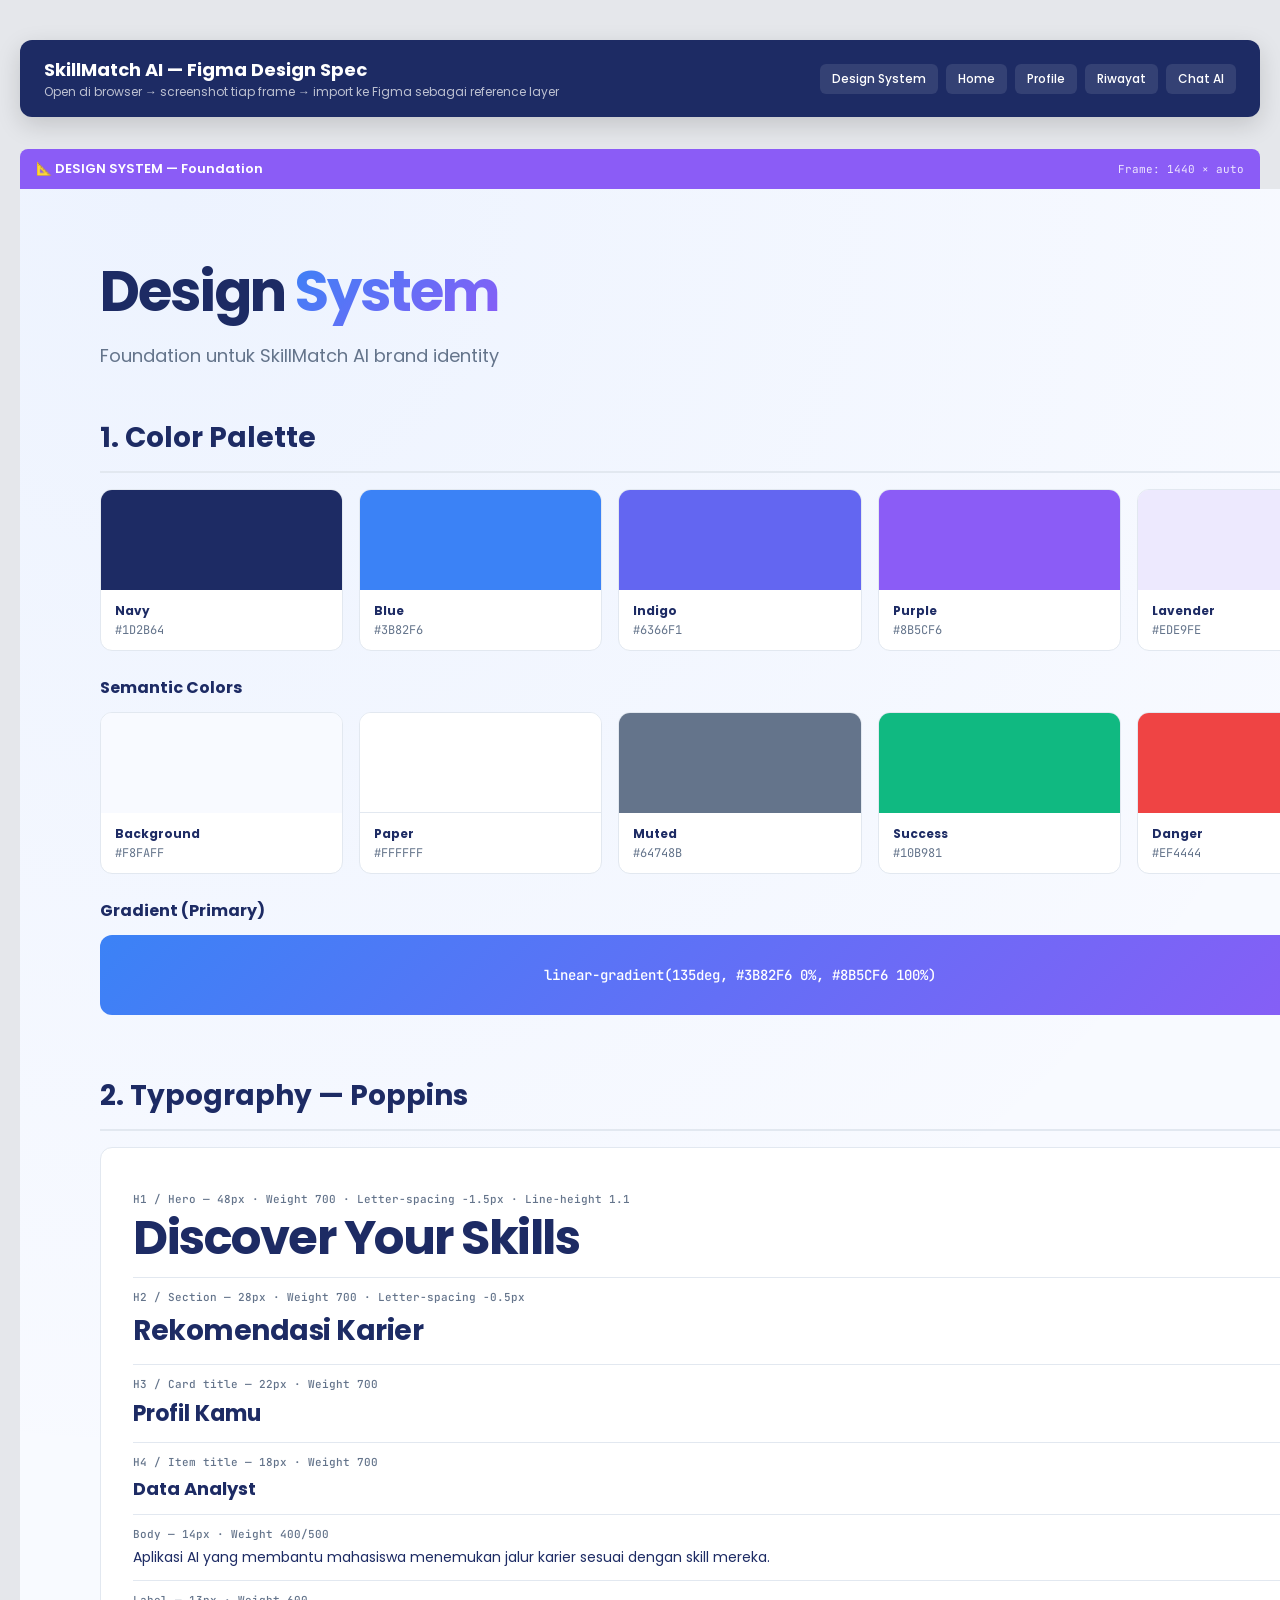
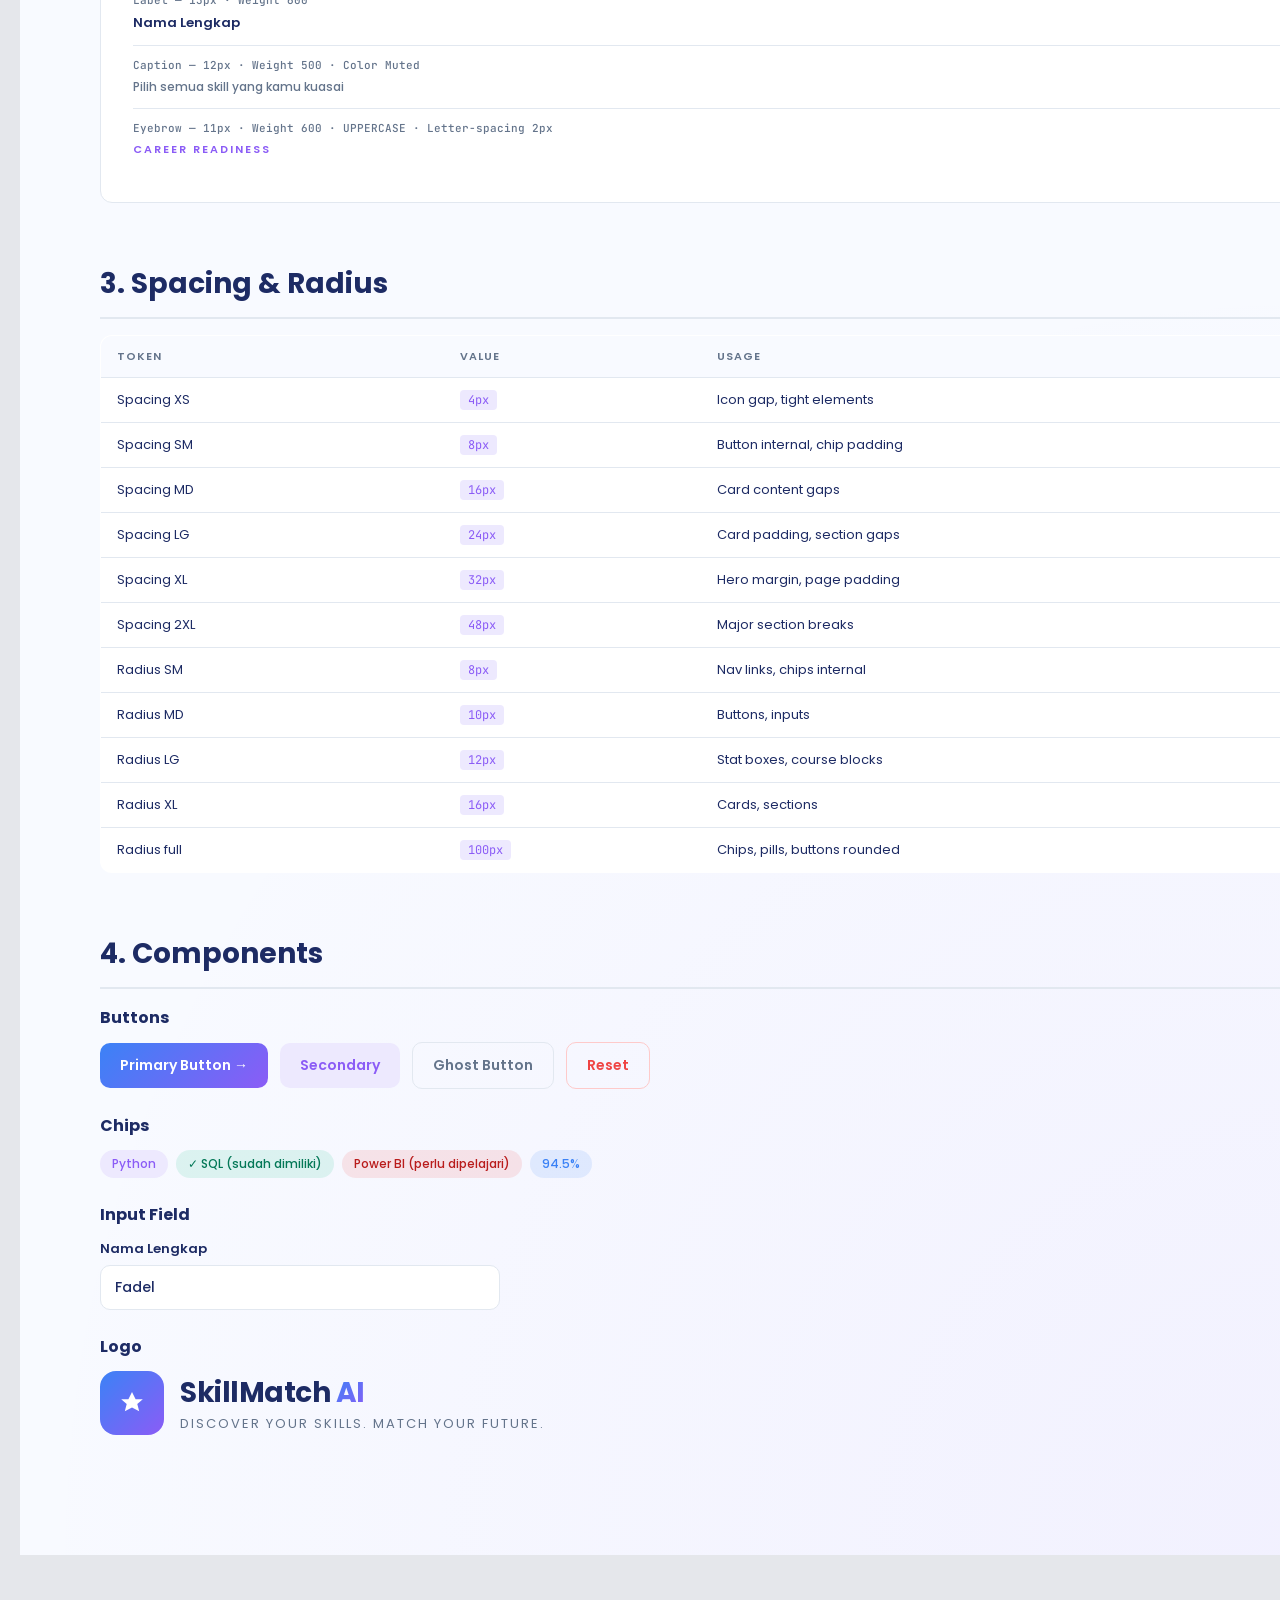
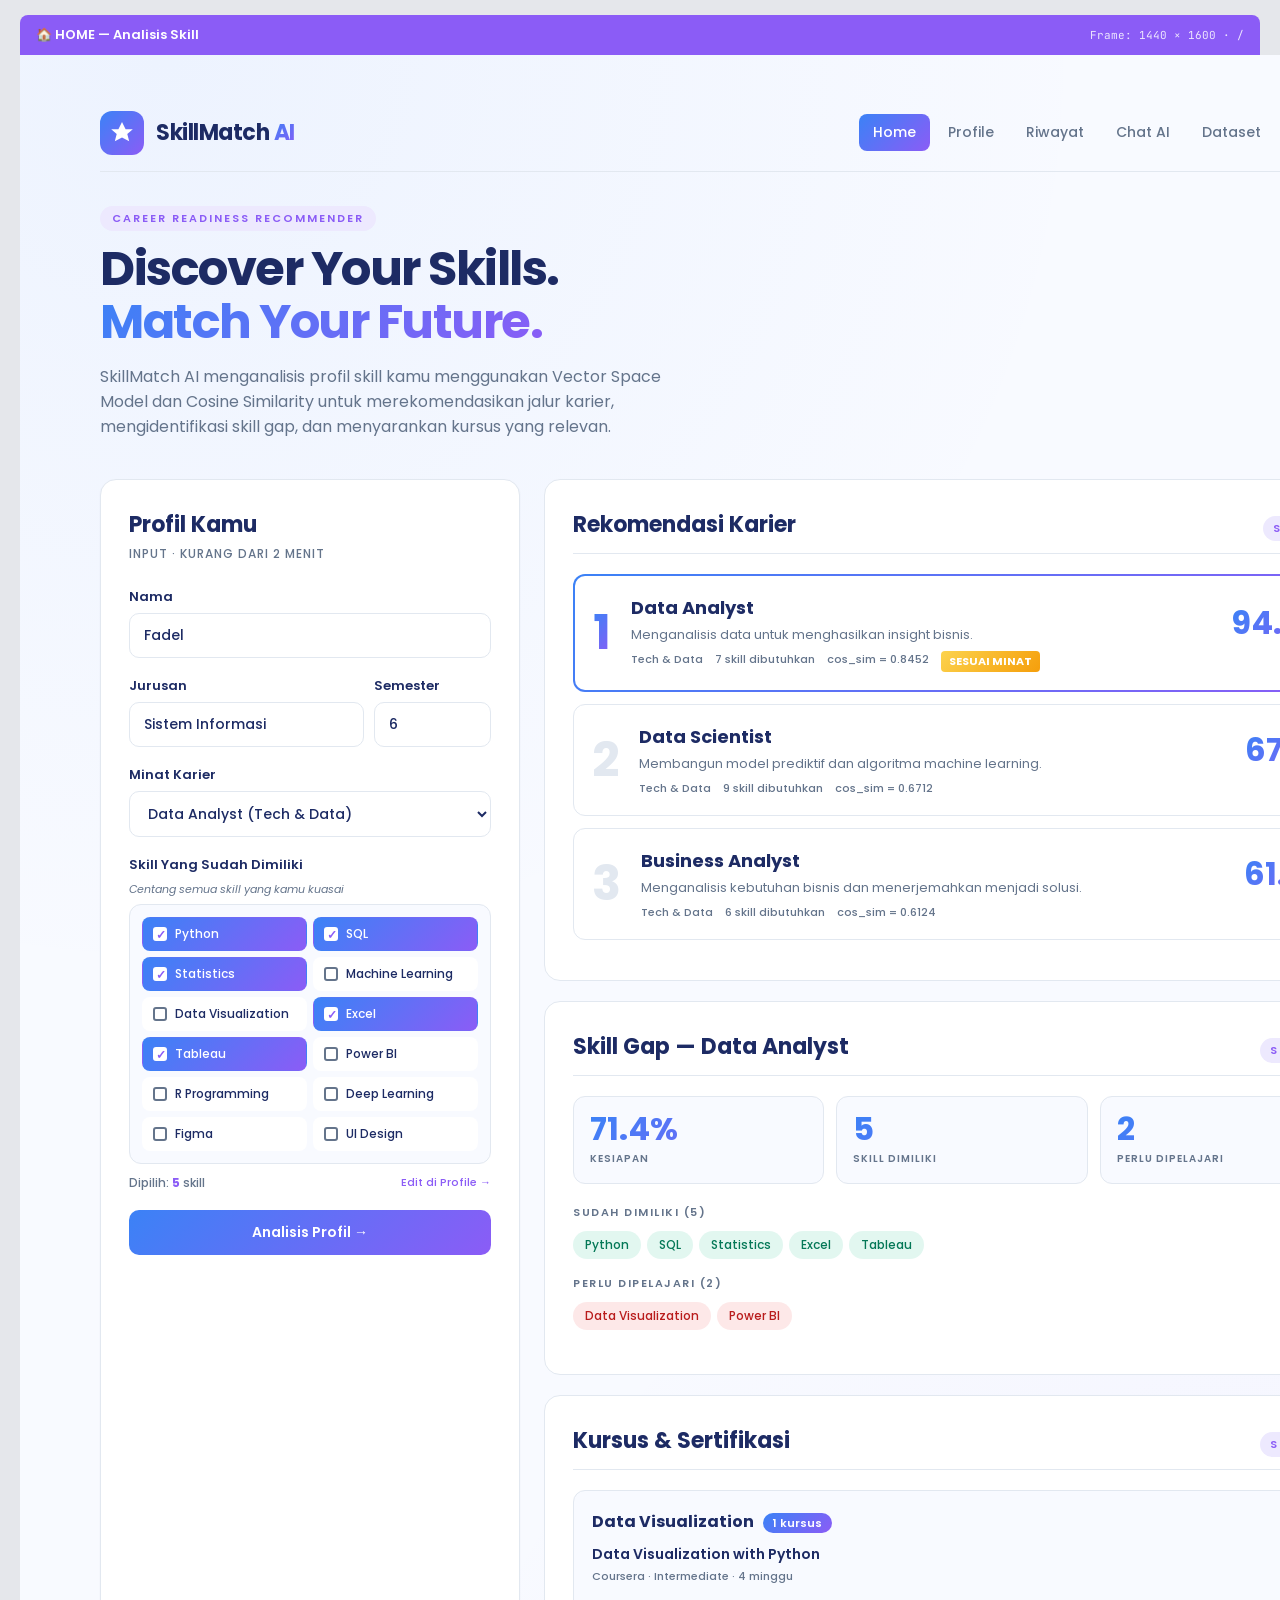
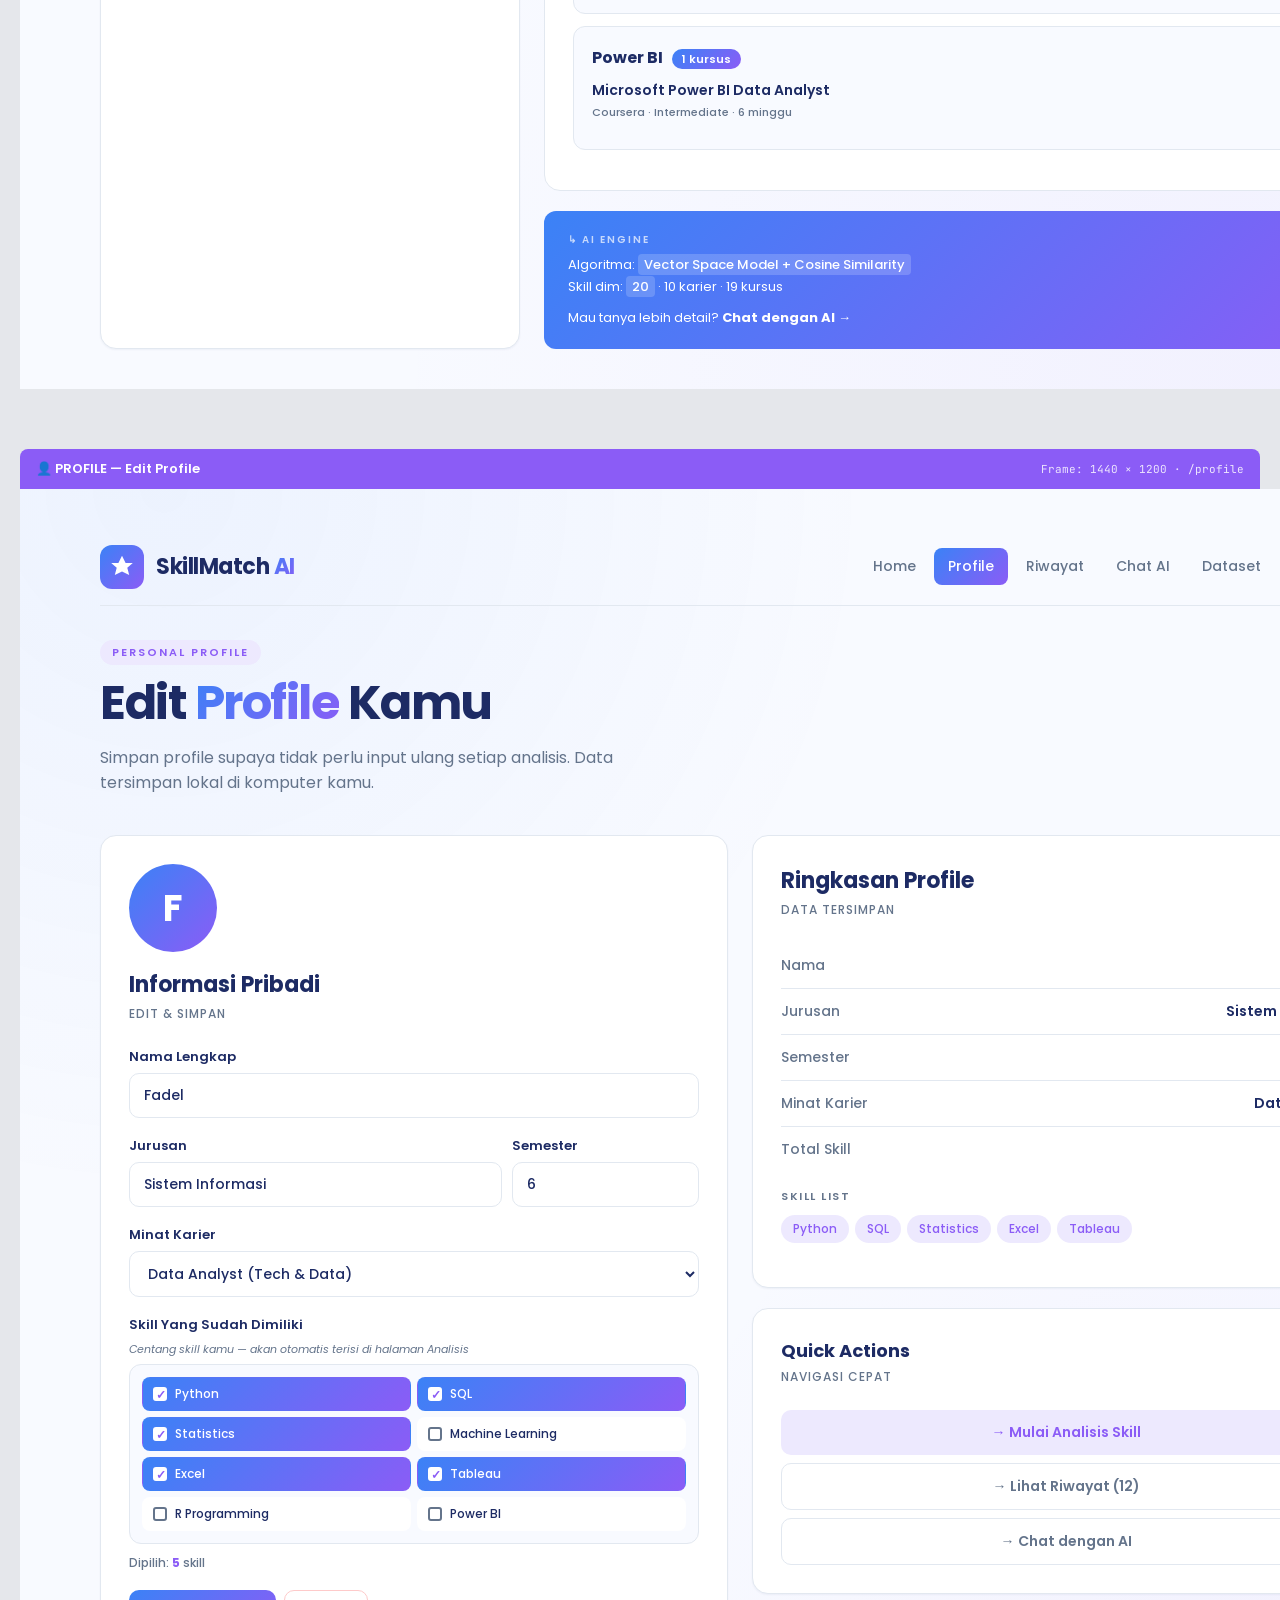
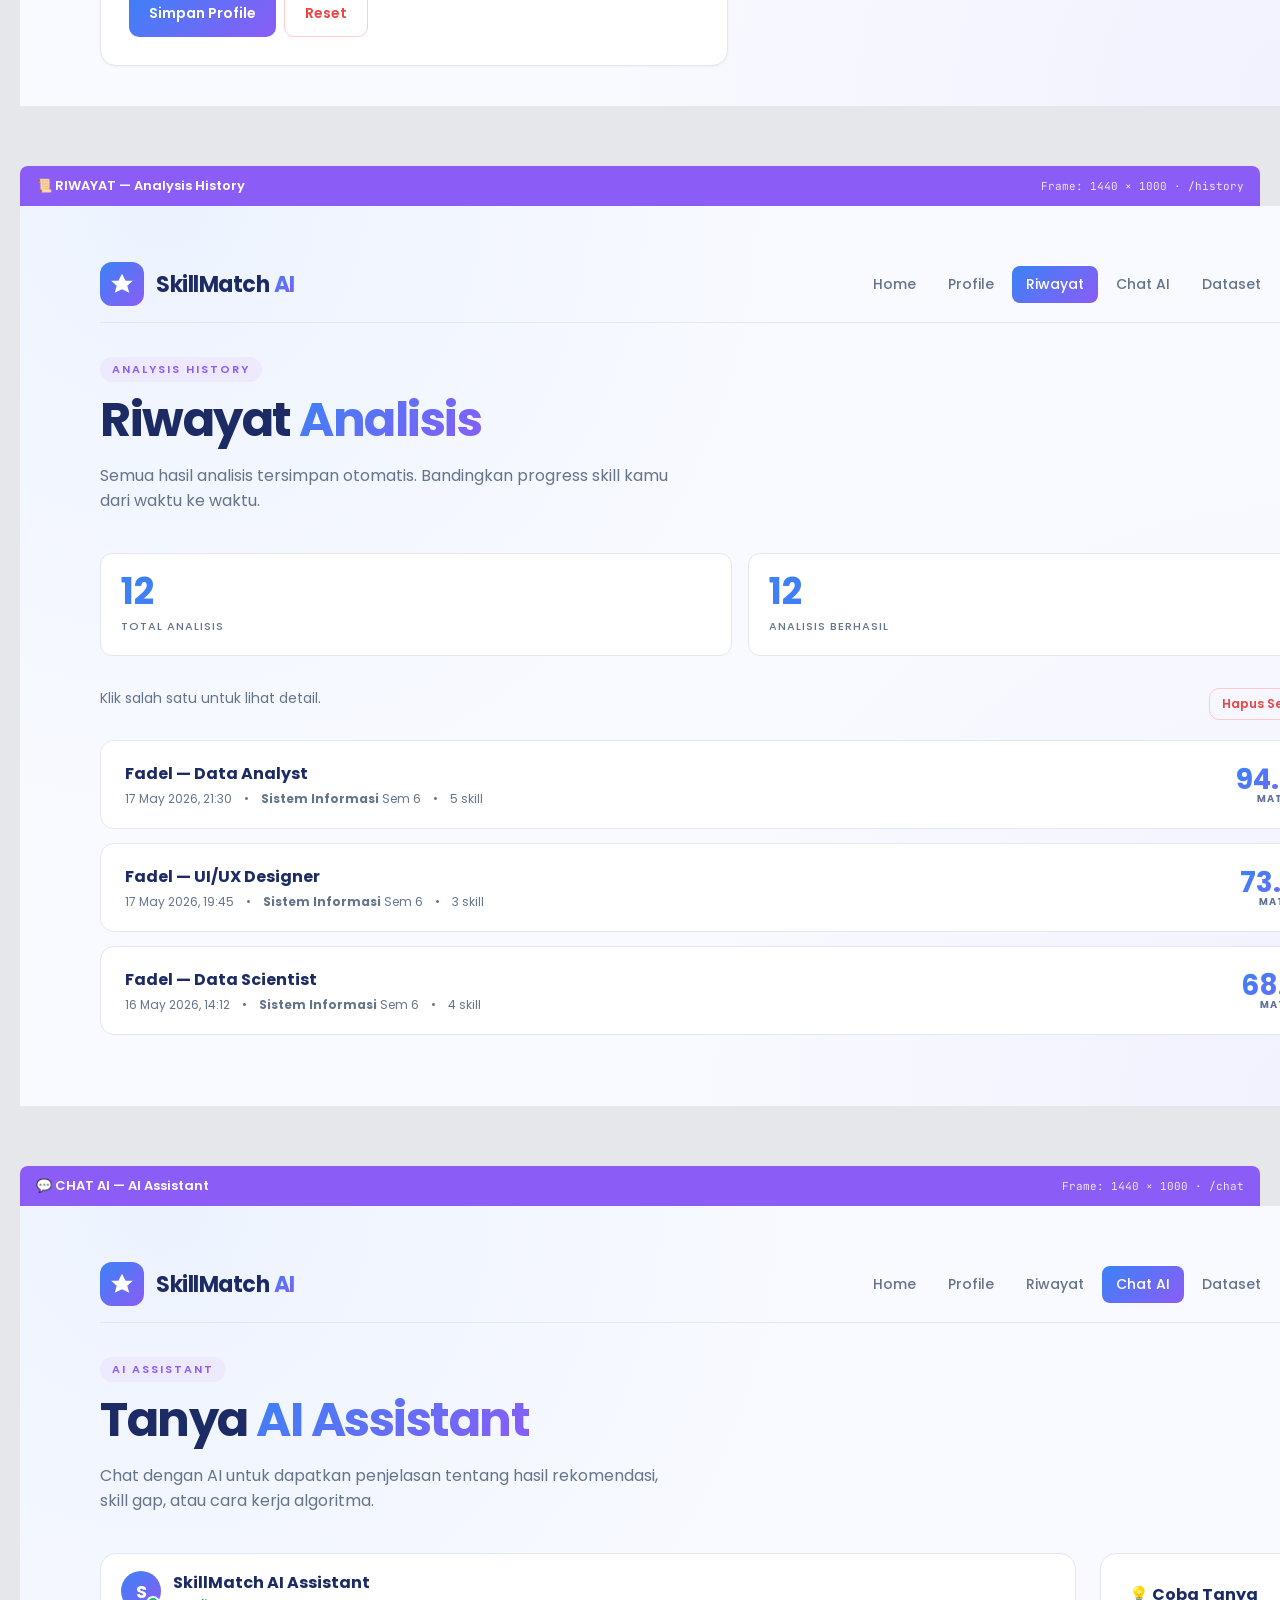
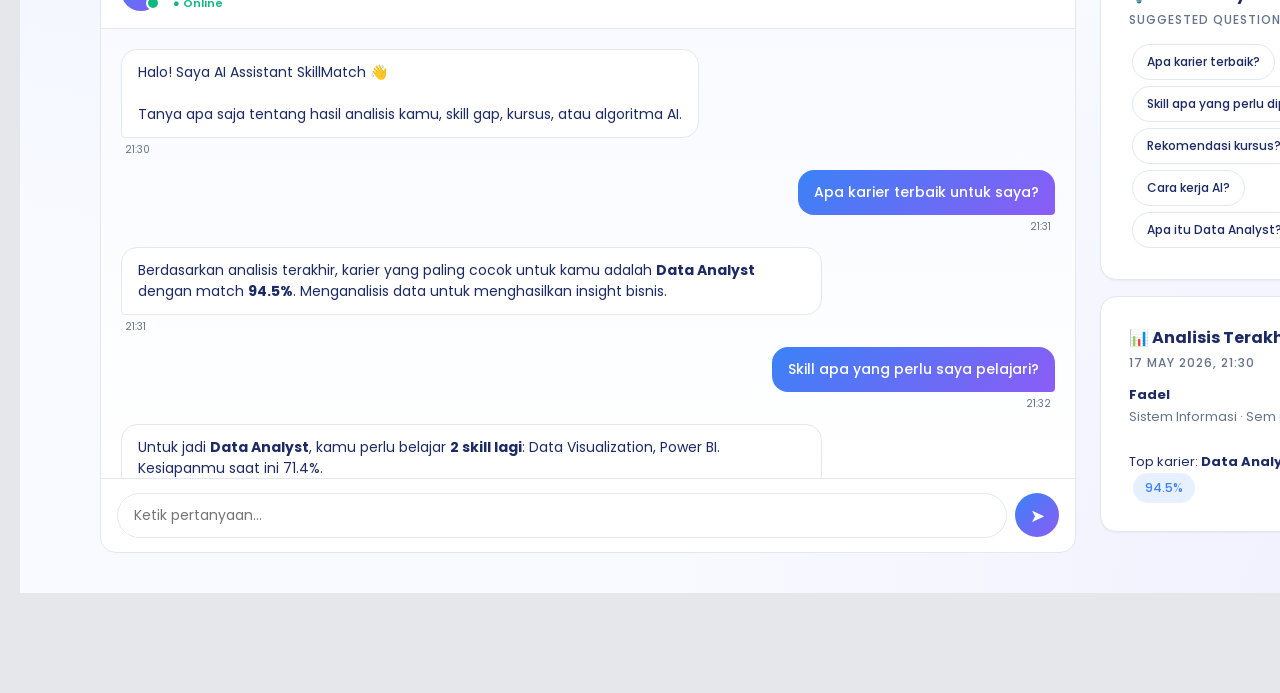
<file: figma_design_spec.html>
<!DOCTYPE html>
<html lang="id">
<head>
<meta charset="UTF-8">
<title>SkillMatch AI — Figma Design Spec</title>
<link href="https://fonts.googleapis.com/css2?family=Poppins:wght@400;500;600;700;800&family=JetBrains+Mono:wght@400;500&display=swap" rel="stylesheet">
<style>
:root {
  --navy: #1D2B64;
  --blue: #3B82F6;
  --indigo: #6366F1;
  --purple: #8B5CF6;
  --lavender: #EDE9FE;
  --bg: #F8FAFF;
  --paper: #FFFFFF;
  --ink: #1D2B64;
  --muted: #64748B;
  --line: #E2E8F0;
  --success: #10B981;
  --danger: #EF4444;
  --gold: #F59E0B;
  --gradient: linear-gradient(135deg, #3B82F6 0%, #8B5CF6 100%);
}
* { box-sizing: border-box; margin: 0; padding: 0; font-family: 'Poppins', sans-serif; }
body {
  background: #e5e7eb;
  padding: 40px 20px;
  color: var(--ink);
}

/* Sticky toolbar */
.toolbar {
  position: sticky; top: 20px; z-index: 100;
  background: var(--navy); color: white;
  padding: 16px 24px; border-radius: 12px;
  margin: 0 auto 32px; max-width: 1440px;
  display: flex; justify-content: space-between; align-items: center;
  flex-wrap: wrap; gap: 12px;
  box-shadow: 0 8px 24px rgba(0,0,0,0.15);
}
.toolbar h1 { font-size: 18px; font-weight: 700; }
.toolbar p { font-size: 12px; opacity: 0.7; }
.toolbar .nav-links { display: flex; gap: 8px; flex-wrap: wrap; }
.toolbar a {
  color: white; text-decoration: none;
  padding: 6px 12px; border-radius: 6px;
  font-size: 12px; font-weight: 500;
  background: rgba(255,255,255,0.1);
  transition: background 0.15s;
}
.toolbar a:hover { background: rgba(255,255,255,0.25); }

/* Frame container */
.frame-section { max-width: 1440px; margin: 0 auto 60px; }
.frame-label {
  background: var(--purple); color: white;
  padding: 10px 16px; border-radius: 8px 8px 0 0;
  font-size: 13px; font-weight: 600;
  display: flex; justify-content: space-between; align-items: center;
}
.frame-label .dim {
  font-family: 'JetBrains Mono', monospace;
  font-size: 11px; opacity: 0.85; font-weight: 400;
}
.frame {
  width: 1440px; height: auto; min-height: 900px;
  background: var(--bg);
  background-image:
    radial-gradient(circle at 10% 0%, rgba(59, 130, 246, 0.06) 0%, transparent 40%),
    radial-gradient(circle at 90% 100%, rgba(139, 92, 246, 0.06) 0%, transparent 40%);
  padding: 40px 80px;
  position: relative;
  overflow: hidden;
}

/* ===== HEADER (sama di semua halaman) ===== */
.app-header {
  display: flex; justify-content: space-between; align-items: center;
  padding: 16px 0; margin-bottom: 32px;
  border-bottom: 1px solid var(--line);
}
.brand { display: flex; align-items: center; gap: 12px; text-decoration: none; color: var(--ink); }
.brand-logo {
  width: 44px; height: 44px;
  background: var(--gradient);
  border-radius: 12px;
  display: flex; align-items: center; justify-content: center;
  position: relative;
}
.brand-logo::before {
  content: ''; position: absolute;
  width: 24px; height: 24px;
  background: white;
  clip-path: polygon(50% 5%, 65% 35%, 95% 35%, 72% 55%, 80% 85%, 50% 70%, 20% 85%, 28% 55%, 5% 35%, 35% 35%);
}
.brand-name { font-size: 22px; font-weight: 700; letter-spacing: -0.5px; }
.brand-name .ai {
  background: var(--gradient);
  -webkit-background-clip: text; background-clip: text;
  -webkit-text-fill-color: transparent;
}
.app-nav { display: flex; gap: 4px; }
.app-nav a {
  color: var(--muted); text-decoration: none;
  padding: 8px 14px; border-radius: 8px;
  font-size: 14px; font-weight: 500;
}
.app-nav a.active { color: white; background: var(--gradient); }

/* ===== HERO ===== */
.hero { margin-bottom: 40px; max-width: 720px; }
.hero-tag {
  display: inline-block;
  font-size: 11px; letter-spacing: 2px; text-transform: uppercase;
  color: var(--purple); font-weight: 600;
  margin-bottom: 12px; padding: 4px 12px;
  background: var(--lavender); border-radius: 100px;
}
.hero h1 {
  font-weight: 700; font-size: 48px; line-height: 1.1;
  letter-spacing: -1.5px; margin-bottom: 16px;
}
.hero h1 .grad {
  background: var(--gradient);
  -webkit-background-clip: text; background-clip: text;
  -webkit-text-fill-color: transparent;
}
.hero p { font-size: 16px; color: var(--muted); max-width: 580px; }

/* ===== CARDS ===== */
.card {
  background: var(--paper);
  border: 1px solid var(--line);
  border-radius: 16px;
  padding: 28px;
  box-shadow: 0 1px 2px rgba(29, 43, 100, 0.05);
}
.card-title { font-size: 22px; font-weight: 700; color: var(--navy); margin-bottom: 4px; }
.card-subtitle {
  font-size: 12px; color: var(--muted);
  text-transform: uppercase; letter-spacing: 1px;
  margin-bottom: 24px; font-weight: 500;
}

/* ===== FORMS ===== */
.form-group { margin-bottom: 18px; }
.field-label { display: block; font-size: 13px; font-weight: 600; margin-bottom: 6px; }
.hint { font-size: 11px; color: var(--muted); font-style: italic; margin-bottom: 6px; }
.input {
  width: 100%; padding: 11px 14px;
  border: 1.5px solid var(--line); border-radius: 10px;
  background: white; font-size: 14px; font-weight: 500;
  color: var(--ink);
}
.form-row { display: grid; grid-template-columns: 2fr 1fr; gap: 10px; }

/* ===== BUTTONS ===== */
.btn {
  display: inline-flex; align-items: center; justify-content: center; gap: 6px;
  padding: 12px 20px; border: none; border-radius: 10px;
  font-size: 14px; font-weight: 600; cursor: pointer;
  text-decoration: none;
}
.btn-primary { background: var(--gradient); color: white; }
.btn-full { width: 100%; }
.btn-secondary { background: var(--lavender); color: var(--purple); }
.btn-ghost { background: transparent; color: var(--muted); border: 1.5px solid var(--line); }
.btn-danger { background: transparent; color: var(--danger); border: 1.5px solid #FECACA; }

/* ===== SKILL CHECKBOXES ===== */
.skill-grid {
  display: grid; grid-template-columns: repeat(2, 1fr); gap: 6px;
  max-height: 280px; overflow-y: auto;
  padding: 12px; border: 1.5px solid var(--line); border-radius: 12px;
  background: var(--bg);
}
.skill-checkbox {
  display: flex; align-items: center; gap: 8px;
  padding: 7px 10px; border-radius: 8px;
  font-size: 12px; font-weight: 500;
  background: white; border: 1px solid transparent;
}
.skill-checkbox.checked {
  background: var(--gradient); color: white;
}
.skill-checkbox .box {
  width: 14px; height: 14px;
  border: 2px solid var(--muted); border-radius: 3px;
  flex-shrink: 0;
}
.skill-checkbox.checked .box {
  background: white; border-color: white;
  position: relative;
}
.skill-checkbox.checked .box::after {
  content: '✓'; position: absolute;
  top: -3px; left: 1px; color: var(--purple);
  font-size: 12px; font-weight: 700;
}
.skill-count {
  font-size: 12px; color: var(--muted);
  margin-top: 10px; font-weight: 500;
  display: flex; justify-content: space-between;
}

/* ===== STATS ROW ===== */
.stats-row {
  display: grid; grid-template-columns: repeat(auto-fit, minmax(180px, 1fr));
  gap: 16px; margin-bottom: 32px;
}
.stat-card {
  background: var(--paper); border: 1px solid var(--line);
  padding: 20px; border-radius: 12px;
}
.stat-card .num {
  font-size: 36px; font-weight: 700; line-height: 1;
  background: var(--gradient);
  -webkit-background-clip: text; background-clip: text;
  -webkit-text-fill-color: transparent;
}
.stat-card .lbl {
  font-size: 11px; text-transform: uppercase; letter-spacing: 1px;
  color: var(--muted); margin-top: 8px; font-weight: 500;
}

/* ===== CHIPS ===== */
.chip {
  display: inline-flex; align-items: center;
  padding: 5px 12px; border-radius: 100px;
  font-size: 12px; font-weight: 500;
}
.chip-skill { background: var(--lavender); color: var(--purple); }
.chip-have { background: rgba(16, 185, 129, 0.12); color: #047857; }
.chip-missing { background: rgba(239, 68, 68, 0.12); color: #B91C1C; }
.chip-blue { background: rgba(59, 130, 246, 0.12); color: var(--blue); }

/* ===== HOME PAGE LAYOUT ===== */
.home-layout { display: grid; grid-template-columns: 420px 1fr; gap: 24px; }

/* Career card */
.section {
  background: var(--paper); border: 1px solid var(--line);
  border-radius: 16px; padding: 28px; margin-bottom: 20px;
}
.section-header {
  display: flex; justify-content: space-between; align-items: baseline;
  border-bottom: 1px solid var(--line);
  padding-bottom: 12px; margin-bottom: 20px;
}
.section-header h2 { font-size: 22px; font-weight: 700; color: var(--navy); }
.section-header .step {
  font-size: 11px; color: var(--purple); text-transform: uppercase;
  letter-spacing: 1.5px; font-weight: 600;
  background: var(--lavender); padding: 4px 10px; border-radius: 100px;
}

.career-card {
  display: grid; grid-template-columns: auto 1fr auto;
  gap: 20px; align-items: center;
  padding: 18px;
  border: 1.5px solid var(--line); border-radius: 12px;
  margin-bottom: 12px; background: white;
  position: relative;
}
.career-card.top {
  border: 2px solid transparent;
  background:
    linear-gradient(white, white) padding-box,
    var(--gradient) border-box;
}
.career-card.top::before {
  content: 'TOP'; position: absolute;
  top: -10px; right: 16px;
  background: var(--gradient); color: white;
  font-size: 10px; font-weight: 700;
  padding: 3px 10px; border-radius: 100px; letter-spacing: 1px;
}
.rank-number { font-size: 48px; font-weight: 700; line-height: 1; color: var(--line); }
.career-card.top .rank-number {
  background: var(--gradient);
  -webkit-background-clip: text; background-clip: text;
  -webkit-text-fill-color: transparent;
}
.career-info h3 { font-size: 18px; font-weight: 700; color: var(--navy); margin-bottom: 4px; }
.career-info p { font-size: 13px; color: var(--muted); margin-bottom: 6px; }
.meta { display: flex; gap: 12px; font-size: 11px; color: var(--muted); font-weight: 500; }
.interest-badge {
  background: linear-gradient(135deg, #FCD34D, #F59E0B);
  color: white; padding: 2px 8px; border-radius: 4px; font-weight: 700;
}
.match-score { text-align: right; min-width: 90px; }
.match-score .pct {
  font-size: 32px; font-weight: 700; line-height: 1;
  background: var(--gradient);
  -webkit-background-clip: text; background-clip: text;
  -webkit-text-fill-color: transparent;
}
.match-score .label { font-size: 10px; color: var(--muted); text-transform: uppercase; letter-spacing: 1px; margin-top: 4px; font-weight: 600; }

/* Gap analysis stat box */
.gap-summary { display: grid; grid-template-columns: 1fr 1fr 1fr; gap: 12px; margin-bottom: 20px; }
.stat-box {
  background: var(--bg); padding: 16px;
  border-radius: 12px; border: 1px solid var(--line);
}
.stat-box .number {
  font-size: 32px; font-weight: 700; line-height: 1;
  background: var(--gradient);
  -webkit-background-clip: text; background-clip: text;
  -webkit-text-fill-color: transparent;
}
.stat-box .label { font-size: 10px; color: var(--muted); text-transform: uppercase; letter-spacing: 1px; margin-top: 6px; font-weight: 600; }

.subsection-title {
  font-size: 11px; text-transform: uppercase; letter-spacing: 1.5px;
  color: var(--muted); margin-bottom: 10px; margin-top: 8px; font-weight: 600;
}
.chip-row { display: flex; flex-wrap: wrap; gap: 6px; margin-bottom: 16px; }

/* Course block */
.skill-course-block {
  padding: 18px; border: 1px solid var(--line);
  border-radius: 12px; margin-bottom: 12px; background: var(--bg);
}
.skill-course-block h4 { font-size: 16px; font-weight: 700; color: var(--navy); margin-bottom: 10px; }
.skill-tag {
  background: var(--gradient); color: white;
  padding: 2px 10px; border-radius: 100px; font-size: 11px;
  margin-left: 6px; font-weight: 600;
}
.course-item { padding: 10px 0; border-top: 1px solid var(--line); }
.course-item:first-of-type { border-top: none; padding-top: 0; }
.course-item .name { font-weight: 600; font-size: 14px; margin-bottom: 3px; }
.course-item .info { font-size: 11px; color: var(--muted); font-weight: 500; }

.ai-insight {
  background: var(--gradient); color: white;
  border-radius: 12px; padding: 20px 24px;
  font-size: 13px; line-height: 1.7;
}
.ai-insight .label {
  color: rgba(255,255,255,0.7); text-transform: uppercase;
  letter-spacing: 2px; font-size: 10px; margin-bottom: 6px; font-weight: 600;
}
.ai-insight code { background: rgba(255,255,255,0.18); padding: 1px 6px; border-radius: 4px; font-weight: 500; }

/* ===== PROFILE PAGE ===== */
.profile-grid { display: grid; grid-template-columns: 1fr 1fr; gap: 24px; }
.avatar {
  width: 88px; height: 88px;
  background: var(--gradient);
  border-radius: 50%;
  display: flex; align-items: center; justify-content: center;
  color: white; font-size: 36px; font-weight: 700;
  margin-bottom: 16px;
}
.info-list { list-style: none; }
.info-list li {
  display: flex; justify-content: space-between;
  padding: 12px 0; border-bottom: 1px solid var(--line);
  font-size: 14px;
}
.info-list li:last-child { border: none; }
.info-list .key { color: var(--muted); font-weight: 500; }
.info-list .val { color: var(--ink); font-weight: 600; }
.button-row { display: flex; gap: 8px; margin-top: 12px; }

/* ===== CHAT PAGE ===== */
.chat-layout { display: grid; grid-template-columns: 1fr 280px; gap: 24px; }
.chat-card {
  background: var(--paper); border: 1px solid var(--line);
  border-radius: 16px; display: flex; flex-direction: column;
  height: 600px; overflow: hidden;
}
.chat-header {
  padding: 16px 20px; border-bottom: 1px solid var(--line);
  display: flex; align-items: center; gap: 12px;
}
.chat-avatar {
  width: 40px; height: 40px;
  background: var(--gradient); border-radius: 50%;
  position: relative;
  display: flex; align-items: center; justify-content: center;
  color: white; font-size: 18px; font-weight: 700;
}
.chat-avatar::after {
  content: ''; position: absolute; bottom: 1px; right: 1px;
  width: 10px; height: 10px;
  background: var(--success); border-radius: 50%;
  border: 2px solid white;
}
.chat-title h3 { font-size: 16px; font-weight: 700; color: var(--navy); }
.chat-title .status { font-size: 11px; color: var(--success); font-weight: 600; }

.chat-messages {
  flex: 1; overflow-y: auto; padding: 20px;
  display: flex; flex-direction: column; gap: 12px;
  background: linear-gradient(180deg, var(--bg) 0%, white 100%);
}
.msg-wrap.user { align-self: flex-end; align-items: flex-end; display: flex; flex-direction: column; max-width: 75%; }
.msg-wrap.ai { align-self: flex-start; display: flex; flex-direction: column; max-width: 75%; }
.msg { padding: 12px 16px; border-radius: 16px; font-size: 14px; line-height: 1.5; }
.msg.ai { background: white; border: 1px solid var(--line); border-bottom-left-radius: 4px; }
.msg.user { background: var(--gradient); color: white; border-bottom-right-radius: 4px; font-weight: 500; }
.msg-time { font-size: 10px; color: var(--muted); margin-top: 4px; padding: 0 4px; }

.chat-input-wrap { padding: 14px 16px; border-top: 1px solid var(--line); }
.chat-form { display: flex; gap: 8px; }
.chat-input {
  flex: 1; padding: 11px 16px;
  border: 1.5px solid var(--line); border-radius: 100px;
  font-size: 14px;
}
.send-btn {
  width: 44px; height: 44px; border-radius: 50%;
  background: var(--gradient); color: white;
  display: flex; align-items: center; justify-content: center;
  font-size: 18px; border: none;
}

.suggestion-chip {
  display: inline-block; padding: 8px 14px;
  background: white; border: 1.5px solid var(--line);
  border-radius: 100px; font-size: 12px;
  color: var(--ink); font-weight: 500;
  cursor: pointer; margin: 3px;
}

/* ===== HISTORY PAGE ===== */
.history-item {
  background: var(--paper); border: 1.5px solid var(--line);
  border-radius: 14px; padding: 20px 24px; margin-bottom: 14px;
  display: grid; grid-template-columns: 1fr auto auto; gap: 16px; align-items: center;
}
.history-title { font-size: 16px; font-weight: 700; color: var(--navy); margin-bottom: 4px; }
.history-meta { font-size: 12px; color: var(--muted); display: flex; gap: 12px; }
.history-score {
  font-size: 28px; font-weight: 700; line-height: 1;
  background: var(--gradient);
  -webkit-background-clip: text; background-clip: text;
  -webkit-text-fill-color: transparent;
  text-align: center;
}
.history-score .label { font-size: 10px; color: var(--muted); -webkit-text-fill-color: var(--muted); background: none; text-transform: uppercase; letter-spacing: 1px; font-weight: 600; }

/* ===== DESIGN SYSTEM PAGE ===== */
.ds-section { margin-bottom: 60px; }
.ds-section h2 {
  font-size: 28px; font-weight: 700; color: var(--navy);
  margin-bottom: 16px; padding-bottom: 12px; border-bottom: 2px solid var(--line);
}
.color-grid {
  display: grid; grid-template-columns: repeat(5, 1fr); gap: 16px; margin-bottom: 24px;
}
.color-swatch {
  border-radius: 12px; overflow: hidden;
  border: 1px solid var(--line); background: white;
}
.color-swatch .preview { height: 100px; }
.color-swatch .info { padding: 12px 14px; font-size: 12px; }
.color-swatch .name { font-weight: 700; margin-bottom: 2px; color: var(--navy); }
.color-swatch .hex { font-family: 'JetBrains Mono', monospace; color: var(--muted); }

.spec-table {
  width: 100%; background: white; border: 1px solid var(--line);
  border-radius: 12px; overflow: hidden; border-collapse: collapse;
}
.spec-table th, .spec-table td {
  padding: 12px 16px; text-align: left;
  border-bottom: 1px solid var(--line); font-size: 13px;
}
.spec-table th { background: var(--bg); font-size: 11px; text-transform: uppercase; letter-spacing: 1px; color: var(--muted); font-weight: 600; }
.spec-table tr:last-child td { border: none; }
.spec-table code {
  font-family: 'JetBrains Mono', monospace;
  background: var(--lavender); color: var(--purple);
  padding: 2px 8px; border-radius: 4px; font-size: 12px;
}

.font-sample { padding: 12px 0; border-bottom: 1px solid var(--line); }
.font-sample:last-child { border: none; }
.font-sample .meta { font-size: 11px; color: var(--muted); margin-bottom: 6px; font-family: 'JetBrains Mono', monospace; }
.font-sample .preview-text { color: var(--navy); }
</style>
</head>
<body>

<div class="toolbar">
  <div>
    <h1>SkillMatch AI — Figma Design Spec</h1>
    <p>Open di browser → screenshot tiap frame → import ke Figma sebagai reference layer</p>
  </div>
  <div class="nav-links">
    <a href="#ds">Design System</a>
    <a href="#home">Home</a>
    <a href="#profile">Profile</a>
    <a href="#history">Riwayat</a>
    <a href="#chat">Chat AI</a>
  </div>
</div>

<!-- ============================================================ -->
<!-- DESIGN SYSTEM PAGE -->
<!-- ============================================================ -->
<div class="frame-section" id="ds">
  <div class="frame-label">
    <span>📐 DESIGN SYSTEM — Foundation</span>
    <span class="dim">Frame: 1440 × auto</span>
  </div>
  <div class="frame" style="padding: 60px 80px;">

    <h1 style="font-size: 56px; font-weight: 700; letter-spacing: -2px; margin-bottom: 8px;">
      Design <span style="background: var(--gradient); -webkit-background-clip: text; -webkit-text-fill-color: transparent;">System</span>
    </h1>
    <p style="font-size: 18px; color: var(--muted); margin-bottom: 48px;">Foundation untuk SkillMatch AI brand identity</p>

    <!-- COLORS -->
    <div class="ds-section">
      <h2>1. Color Palette</h2>
      <div class="color-grid">
        <div class="color-swatch">
          <div class="preview" style="background: #1D2B64;"></div>
          <div class="info"><div class="name">Navy</div><div class="hex">#1D2B64</div></div>
        </div>
        <div class="color-swatch">
          <div class="preview" style="background: #3B82F6;"></div>
          <div class="info"><div class="name">Blue</div><div class="hex">#3B82F6</div></div>
        </div>
        <div class="color-swatch">
          <div class="preview" style="background: #6366F1;"></div>
          <div class="info"><div class="name">Indigo</div><div class="hex">#6366F1</div></div>
        </div>
        <div class="color-swatch">
          <div class="preview" style="background: #8B5CF6;"></div>
          <div class="info"><div class="name">Purple</div><div class="hex">#8B5CF6</div></div>
        </div>
        <div class="color-swatch">
          <div class="preview" style="background: #EDE9FE;"></div>
          <div class="info"><div class="name">Lavender</div><div class="hex">#EDE9FE</div></div>
        </div>
      </div>

      <h3 style="font-size: 16px; font-weight: 700; margin: 24px 0 12px; color: var(--navy);">Semantic Colors</h3>
      <div class="color-grid">
        <div class="color-swatch">
          <div class="preview" style="background: #F8FAFF;"></div>
          <div class="info"><div class="name">Background</div><div class="hex">#F8FAFF</div></div>
        </div>
        <div class="color-swatch">
          <div class="preview" style="background: #FFFFFF; border-bottom: 1px solid #E2E8F0;"></div>
          <div class="info"><div class="name">Paper</div><div class="hex">#FFFFFF</div></div>
        </div>
        <div class="color-swatch">
          <div class="preview" style="background: #64748B;"></div>
          <div class="info"><div class="name">Muted</div><div class="hex">#64748B</div></div>
        </div>
        <div class="color-swatch">
          <div class="preview" style="background: #10B981;"></div>
          <div class="info"><div class="name">Success</div><div class="hex">#10B981</div></div>
        </div>
        <div class="color-swatch">
          <div class="preview" style="background: #EF4444;"></div>
          <div class="info"><div class="name">Danger</div><div class="hex">#EF4444</div></div>
        </div>
      </div>

      <h3 style="font-size: 16px; font-weight: 700; margin: 24px 0 12px; color: var(--navy);">Gradient (Primary)</h3>
      <div style="height: 80px; border-radius: 12px; background: var(--gradient); display: flex; align-items: center; justify-content: center; color: white; font-family: 'JetBrains Mono', monospace; font-size: 14px; font-weight: 500;">
        linear-gradient(135deg, #3B82F6 0%, #8B5CF6 100%)
      </div>
    </div>

    <!-- TYPOGRAPHY -->
    <div class="ds-section">
      <h2>2. Typography — Poppins</h2>
      <div style="background: white; border: 1px solid var(--line); border-radius: 12px; padding: 32px;">
        <div class="font-sample">
          <div class="meta">H1 / Hero — 48px · Weight 700 · Letter-spacing -1.5px · Line-height 1.1</div>
          <div class="preview-text" style="font-size: 48px; font-weight: 700; letter-spacing: -1.5px; line-height: 1.1;">Discover Your Skills</div>
        </div>
        <div class="font-sample">
          <div class="meta">H2 / Section — 28px · Weight 700 · Letter-spacing -0.5px</div>
          <div class="preview-text" style="font-size: 28px; font-weight: 700; letter-spacing: -0.5px;">Rekomendasi Karier</div>
        </div>
        <div class="font-sample">
          <div class="meta">H3 / Card title — 22px · Weight 700</div>
          <div class="preview-text" style="font-size: 22px; font-weight: 700;">Profil Kamu</div>
        </div>
        <div class="font-sample">
          <div class="meta">H4 / Item title — 18px · Weight 700</div>
          <div class="preview-text" style="font-size: 18px; font-weight: 700;">Data Analyst</div>
        </div>
        <div class="font-sample">
          <div class="meta">Body — 14px · Weight 400/500</div>
          <div class="preview-text" style="font-size: 14px; font-weight: 400;">Aplikasi AI yang membantu mahasiswa menemukan jalur karier sesuai dengan skill mereka.</div>
        </div>
        <div class="font-sample">
          <div class="meta">Label — 13px · Weight 600</div>
          <div class="preview-text" style="font-size: 13px; font-weight: 600;">Nama Lengkap</div>
        </div>
        <div class="font-sample">
          <div class="meta">Caption — 12px · Weight 500 · Color Muted</div>
          <div class="preview-text" style="font-size: 12px; font-weight: 500; color: var(--muted);">Pilih semua skill yang kamu kuasai</div>
        </div>
        <div class="font-sample">
          <div class="meta">Eyebrow — 11px · Weight 600 · UPPERCASE · Letter-spacing 2px</div>
          <div class="preview-text" style="font-size: 11px; font-weight: 600; text-transform: uppercase; letter-spacing: 2px; color: var(--purple);">Career Readiness</div>
        </div>
      </div>
    </div>

    <!-- SPACING & RADIUS -->
    <div class="ds-section">
      <h2>3. Spacing & Radius</h2>
      <table class="spec-table">
        <thead><tr><th>Token</th><th>Value</th><th>Usage</th></tr></thead>
        <tbody>
          <tr><td>Spacing XS</td><td><code>4px</code></td><td>Icon gap, tight elements</td></tr>
          <tr><td>Spacing SM</td><td><code>8px</code></td><td>Button internal, chip padding</td></tr>
          <tr><td>Spacing MD</td><td><code>16px</code></td><td>Card content gaps</td></tr>
          <tr><td>Spacing LG</td><td><code>24px</code></td><td>Card padding, section gaps</td></tr>
          <tr><td>Spacing XL</td><td><code>32px</code></td><td>Hero margin, page padding</td></tr>
          <tr><td>Spacing 2XL</td><td><code>48px</code></td><td>Major section breaks</td></tr>
          <tr><td>Radius SM</td><td><code>8px</code></td><td>Nav links, chips internal</td></tr>
          <tr><td>Radius MD</td><td><code>10px</code></td><td>Buttons, inputs</td></tr>
          <tr><td>Radius LG</td><td><code>12px</code></td><td>Stat boxes, course blocks</td></tr>
          <tr><td>Radius XL</td><td><code>16px</code></td><td>Cards, sections</td></tr>
          <tr><td>Radius full</td><td><code>100px</code></td><td>Chips, pills, buttons rounded</td></tr>
        </tbody>
      </table>
    </div>

    <!-- COMPONENTS -->
    <div class="ds-section">
      <h2>4. Components</h2>

      <h3 style="font-size: 16px; font-weight: 700; margin: 16px 0 12px; color: var(--navy);">Buttons</h3>
      <div style="display: flex; gap: 12px; margin-bottom: 24px; align-items: center;">
        <button class="btn btn-primary">Primary Button →</button>
        <button class="btn btn-secondary">Secondary</button>
        <button class="btn btn-ghost">Ghost Button</button>
        <button class="btn btn-danger">Reset</button>
      </div>

      <h3 style="font-size: 16px; font-weight: 700; margin: 16px 0 12px; color: var(--navy);">Chips</h3>
      <div style="display: flex; flex-wrap: wrap; gap: 8px; margin-bottom: 24px;">
        <span class="chip chip-skill">Python</span>
        <span class="chip chip-have">✓ SQL (sudah dimiliki)</span>
        <span class="chip chip-missing">Power BI (perlu dipelajari)</span>
        <span class="chip chip-blue">94.5%</span>
      </div>

      <h3 style="font-size: 16px; font-weight: 700; margin: 16px 0 12px; color: var(--navy);">Input Field</h3>
      <div style="max-width: 400px; margin-bottom: 24px;">
        <label class="field-label">Nama Lengkap</label>
        <input class="input" value="Fadel">
      </div>

      <h3 style="font-size: 16px; font-weight: 700; margin: 16px 0 12px; color: var(--navy);">Logo</h3>
      <div style="display: flex; align-items: center; gap: 16px;">
        <div class="brand-logo" style="width: 64px; height: 64px; border-radius: 16px;"></div>
        <div>
          <div class="brand-name" style="font-size: 28px;">SkillMatch <span class="ai">AI</span></div>
          <div style="font-size: 13px; color: var(--muted); letter-spacing: 2px;">DISCOVER YOUR SKILLS. MATCH YOUR FUTURE.</div>
        </div>
      </div>
    </div>

  </div>
</div>

<!-- ============================================================ -->
<!-- HOME PAGE -->
<!-- ============================================================ -->
<div class="frame-section" id="home">
  <div class="frame-label">
    <span>🏠 HOME — Analisis Skill</span>
    <span class="dim">Frame: 1440 × 1600 · /</span>
  </div>
  <div class="frame">

    <header class="app-header">
      <a href="#" class="brand">
        <div class="brand-logo"></div>
        <div class="brand-name">SkillMatch <span class="ai">AI</span></div>
      </a>
      <nav class="app-nav">
        <a href="#" class="active">Home</a>
        <a href="#">Profile</a>
        <a href="#">Riwayat</a>
        <a href="#">Chat AI</a>
        <a href="#">Dataset</a>
        <a href="#">Algoritma</a>
      </nav>
    </header>

    <div class="hero">
      <span class="hero-tag">Career Readiness Recommender</span>
      <h1>Discover Your Skills.<br><span class="grad">Match Your Future.</span></h1>
      <p>SkillMatch AI menganalisis profil skill kamu menggunakan Vector Space Model dan Cosine Similarity untuk merekomendasikan jalur karier, mengidentifikasi skill gap, dan menyarankan kursus yang relevan.</p>
    </div>

    <div class="home-layout">
      <!-- FORM -->
      <div class="card">
        <h2 class="card-title">Profil Kamu</h2>
        <p class="card-subtitle">Input · kurang dari 2 menit</p>

        <div class="form-group">
          <label class="field-label">Nama</label>
          <input class="input" value="Fadel">
        </div>

        <div class="form-row">
          <div class="form-group">
            <label class="field-label">Jurusan</label>
            <input class="input" value="Sistem Informasi">
          </div>
          <div class="form-group">
            <label class="field-label">Semester</label>
            <input class="input" value="6">
          </div>
        </div>

        <div class="form-group">
          <label class="field-label">Minat Karier</label>
          <select class="input"><option>Data Analyst (Tech & Data)</option></select>
        </div>

        <div class="form-group">
          <label class="field-label">Skill Yang Sudah Dimiliki</label>
          <p class="hint">Centang semua skill yang kamu kuasai</p>
          <div class="skill-grid">
            <label class="skill-checkbox checked"><span class="box"></span>Python</label>
            <label class="skill-checkbox checked"><span class="box"></span>SQL</label>
            <label class="skill-checkbox checked"><span class="box"></span>Statistics</label>
            <label class="skill-checkbox"><span class="box"></span>Machine Learning</label>
            <label class="skill-checkbox"><span class="box"></span>Data Visualization</label>
            <label class="skill-checkbox checked"><span class="box"></span>Excel</label>
            <label class="skill-checkbox checked"><span class="box"></span>Tableau</label>
            <label class="skill-checkbox"><span class="box"></span>Power BI</label>
            <label class="skill-checkbox"><span class="box"></span>R Programming</label>
            <label class="skill-checkbox"><span class="box"></span>Deep Learning</label>
            <label class="skill-checkbox"><span class="box"></span>Figma</label>
            <label class="skill-checkbox"><span class="box"></span>UI Design</label>
          </div>
          <div class="skill-count">
            <span>Dipilih: <strong style="color: var(--purple); font-weight: 700;">5</strong> skill</span>
            <span style="color: var(--purple); font-size: 11px;">Edit di Profile →</span>
          </div>
        </div>

        <button class="btn btn-primary btn-full">Analisis Profil →</button>
      </div>

      <!-- RESULTS -->
      <div>
        <!-- SECTION 1: Career Recs -->
        <div class="section">
          <div class="section-header">
            <h2>Rekomendasi Karier</h2>
            <span class="step">Step 1 / 3</span>
          </div>

          <div class="career-card top">
            <div class="rank-number">1</div>
            <div class="career-info">
              <h3>Data Analyst</h3>
              <p>Menganalisis data untuk menghasilkan insight bisnis.</p>
              <div class="meta">
                <span>Tech &amp; Data</span>
                <span>7 skill dibutuhkan</span>
                <span>cos_sim = 0.8452</span>
                <span class="interest-badge">SESUAI MINAT</span>
              </div>
            </div>
            <div class="match-score">
              <div class="pct">94.5%</div>
              <div class="label">Match</div>
            </div>
          </div>

          <div class="career-card">
            <div class="rank-number">2</div>
            <div class="career-info">
              <h3>Data Scientist</h3>
              <p>Membangun model prediktif dan algoritma machine learning.</p>
              <div class="meta"><span>Tech &amp; Data</span><span>9 skill dibutuhkan</span><span>cos_sim = 0.6712</span></div>
            </div>
            <div class="match-score"><div class="pct">67.1%</div><div class="label">Match</div></div>
          </div>

          <div class="career-card">
            <div class="rank-number">3</div>
            <div class="career-info">
              <h3>Business Analyst</h3>
              <p>Menganalisis kebutuhan bisnis dan menerjemahkan menjadi solusi.</p>
              <div class="meta"><span>Tech &amp; Data</span><span>6 skill dibutuhkan</span><span>cos_sim = 0.6124</span></div>
            </div>
            <div class="match-score"><div class="pct">61.2%</div><div class="label">Match</div></div>
          </div>
        </div>

        <!-- SECTION 2: Skill Gap -->
        <div class="section">
          <div class="section-header">
            <h2>Skill Gap — Data Analyst</h2>
            <span class="step">Step 2 / 3</span>
          </div>
          <div class="gap-summary">
            <div class="stat-box"><div class="number">71.4%</div><div class="label">Kesiapan</div></div>
            <div class="stat-box"><div class="number">5</div><div class="label">Skill Dimiliki</div></div>
            <div class="stat-box"><div class="number">2</div><div class="label">Perlu Dipelajari</div></div>
          </div>

          <div class="subsection-title">Sudah Dimiliki (5)</div>
          <div class="chip-row">
            <span class="chip chip-have">Python</span>
            <span class="chip chip-have">SQL</span>
            <span class="chip chip-have">Statistics</span>
            <span class="chip chip-have">Excel</span>
            <span class="chip chip-have">Tableau</span>
          </div>

          <div class="subsection-title">Perlu Dipelajari (2)</div>
          <div class="chip-row">
            <span class="chip chip-missing">Data Visualization</span>
            <span class="chip chip-missing">Power BI</span>
          </div>
        </div>

        <!-- SECTION 3: Courses -->
        <div class="section">
          <div class="section-header">
            <h2>Kursus &amp; Sertifikasi</h2>
            <span class="step">Step 3 / 3</span>
          </div>

          <div class="skill-course-block">
            <h4>Data Visualization <span class="skill-tag">1 kursus</span></h4>
            <div class="course-item">
              <div class="name">Data Visualization with Python</div>
              <div class="info">Coursera · Intermediate · 4 minggu</div>
            </div>
          </div>

          <div class="skill-course-block">
            <h4>Power BI <span class="skill-tag">1 kursus</span></h4>
            <div class="course-item">
              <div class="name">Microsoft Power BI Data Analyst</div>
              <div class="info">Coursera · Intermediate · 6 minggu</div>
            </div>
          </div>
        </div>

        <!-- AI INSIGHT -->
        <div class="ai-insight">
          <div class="label">↳ AI ENGINE</div>
          <div>Algoritma: <code>Vector Space Model + Cosine Similarity</code></div>
          <div>Skill dim: <code>20</code> · 10 karier · 19 kursus</div>
          <div style="margin-top:8px;">Mau tanya lebih detail? <strong>Chat dengan AI →</strong></div>
        </div>
      </div>
    </div>

  </div>
</div>

<!-- ============================================================ -->
<!-- PROFILE PAGE -->
<!-- ============================================================ -->
<div class="frame-section" id="profile">
  <div class="frame-label">
    <span>👤 PROFILE — Edit Profile</span>
    <span class="dim">Frame: 1440 × 1200 · /profile</span>
  </div>
  <div class="frame">

    <header class="app-header">
      <a href="#" class="brand">
        <div class="brand-logo"></div>
        <div class="brand-name">SkillMatch <span class="ai">AI</span></div>
      </a>
      <nav class="app-nav">
        <a href="#">Home</a>
        <a href="#" class="active">Profile</a>
        <a href="#">Riwayat</a>
        <a href="#">Chat AI</a>
        <a href="#">Dataset</a>
        <a href="#">Algoritma</a>
      </nav>
    </header>

    <div class="hero">
      <span class="hero-tag">Personal Profile</span>
      <h1>Edit <span class="grad">Profile</span> Kamu</h1>
      <p>Simpan profile supaya tidak perlu input ulang setiap analisis. Data tersimpan lokal di komputer kamu.</p>
    </div>

    <div class="profile-grid">
      <!-- LEFT: Form -->
      <div class="card">
        <div class="avatar">F</div>
        <h2 class="card-title">Informasi Pribadi</h2>
        <p class="card-subtitle">Edit & Simpan</p>

        <div class="form-group"><label class="field-label">Nama Lengkap</label><input class="input" value="Fadel"></div>
        <div class="form-row">
          <div class="form-group"><label class="field-label">Jurusan</label><input class="input" value="Sistem Informasi"></div>
          <div class="form-group"><label class="field-label">Semester</label><input class="input" value="6"></div>
        </div>
        <div class="form-group">
          <label class="field-label">Minat Karier</label>
          <select class="input"><option>Data Analyst (Tech & Data)</option></select>
        </div>

        <div class="form-group">
          <label class="field-label">Skill Yang Sudah Dimiliki</label>
          <p class="hint">Centang skill kamu — akan otomatis terisi di halaman Analisis</p>
          <div class="skill-grid">
            <label class="skill-checkbox checked"><span class="box"></span>Python</label>
            <label class="skill-checkbox checked"><span class="box"></span>SQL</label>
            <label class="skill-checkbox checked"><span class="box"></span>Statistics</label>
            <label class="skill-checkbox"><span class="box"></span>Machine Learning</label>
            <label class="skill-checkbox checked"><span class="box"></span>Excel</label>
            <label class="skill-checkbox checked"><span class="box"></span>Tableau</label>
            <label class="skill-checkbox"><span class="box"></span>R Programming</label>
            <label class="skill-checkbox"><span class="box"></span>Power BI</label>
          </div>
          <div class="skill-count"><span>Dipilih: <strong style="color: var(--purple);">5</strong> skill</span></div>
        </div>

        <div class="button-row">
          <button class="btn btn-primary">Simpan Profile</button>
          <button class="btn btn-danger">Reset</button>
        </div>
      </div>

      <!-- RIGHT: Summary -->
      <div>
        <div class="card" style="margin-bottom: 20px;">
          <h2 class="card-title">Ringkasan Profile</h2>
          <p class="card-subtitle">Data Tersimpan</p>

          <ul class="info-list">
            <li><span class="key">Nama</span><span class="val">Fadel</span></li>
            <li><span class="key">Jurusan</span><span class="val">Sistem Informasi</span></li>
            <li><span class="key">Semester</span><span class="val">6</span></li>
            <li><span class="key">Minat Karier</span><span class="val">Data Analyst</span></li>
            <li><span class="key">Total Skill</span><span class="val">5 skill</span></li>
          </ul>

          <div style="margin-top: 16px;">
            <div class="subsection-title">Skill List</div>
            <div class="chip-row">
              <span class="chip chip-skill">Python</span>
              <span class="chip chip-skill">SQL</span>
              <span class="chip chip-skill">Statistics</span>
              <span class="chip chip-skill">Excel</span>
              <span class="chip chip-skill">Tableau</span>
            </div>
          </div>
        </div>

        <div class="card">
          <h2 class="card-title" style="font-size: 18px;">Quick Actions</h2>
          <p class="card-subtitle">Navigasi Cepat</p>
          <div style="display: flex; flex-direction: column; gap: 8px;">
            <a href="#" class="btn btn-secondary">→ Mulai Analisis Skill</a>
            <a href="#" class="btn btn-ghost">→ Lihat Riwayat (12)</a>
            <a href="#" class="btn btn-ghost">→ Chat dengan AI</a>
          </div>
        </div>
      </div>
    </div>

  </div>
</div>

<!-- ============================================================ -->
<!-- HISTORY PAGE -->
<!-- ============================================================ -->
<div class="frame-section" id="history">
  <div class="frame-label">
    <span>📜 RIWAYAT — Analysis History</span>
    <span class="dim">Frame: 1440 × 1000 · /history</span>
  </div>
  <div class="frame">

    <header class="app-header">
      <a href="#" class="brand">
        <div class="brand-logo"></div>
        <div class="brand-name">SkillMatch <span class="ai">AI</span></div>
      </a>
      <nav class="app-nav">
        <a href="#">Home</a>
        <a href="#">Profile</a>
        <a href="#" class="active">Riwayat</a>
        <a href="#">Chat AI</a>
        <a href="#">Dataset</a>
        <a href="#">Algoritma</a>
      </nav>
    </header>

    <div class="hero">
      <span class="hero-tag">Analysis History</span>
      <h1>Riwayat <span class="grad">Analisis</span></h1>
      <p>Semua hasil analisis tersimpan otomatis. Bandingkan progress skill kamu dari waktu ke waktu.</p>
    </div>

    <div class="stats-row">
      <div class="stat-card"><div class="num">12</div><div class="lbl">Total Analisis</div></div>
      <div class="stat-card"><div class="num">12</div><div class="lbl">Analisis Berhasil</div></div>
    </div>

    <div style="display: flex; justify-content: space-between; margin-bottom: 20px;">
      <p style="color: var(--muted); font-size: 14px;">Klik salah satu untuk lihat detail.</p>
      <button class="btn btn-danger" style="padding: 6px 12px; font-size: 12px;">Hapus Semua Riwayat</button>
    </div>

    <div class="history-item">
      <div>
        <div class="history-title">Fadel — Data Analyst</div>
        <div class="history-meta">
          <span>17 May 2026, 21:30</span>
          <span>•</span>
          <span><strong>Sistem Informasi</strong> Sem 6</span>
          <span>•</span>
          <span>5 skill</span>
        </div>
      </div>
      <div class="history-score">94.5%<div class="label">Match</div></div>
      <div style="font-size: 18px; color: var(--muted); cursor: pointer;">🗑</div>
    </div>

    <div class="history-item">
      <div>
        <div class="history-title">Fadel — UI/UX Designer</div>
        <div class="history-meta">
          <span>17 May 2026, 19:45</span>
          <span>•</span>
          <span><strong>Sistem Informasi</strong> Sem 6</span>
          <span>•</span>
          <span>3 skill</span>
        </div>
      </div>
      <div class="history-score">73.2%<div class="label">Match</div></div>
      <div style="font-size: 18px; color: var(--muted); cursor: pointer;">🗑</div>
    </div>

    <div class="history-item">
      <div>
        <div class="history-title">Fadel — Data Scientist</div>
        <div class="history-meta">
          <span>16 May 2026, 14:12</span>
          <span>•</span>
          <span><strong>Sistem Informasi</strong> Sem 6</span>
          <span>•</span>
          <span>4 skill</span>
        </div>
      </div>
      <div class="history-score">68.1%<div class="label">Match</div></div>
      <div style="font-size: 18px; color: var(--muted); cursor: pointer;">🗑</div>
    </div>

  </div>
</div>

<!-- ============================================================ -->
<!-- CHAT AI PAGE -->
<!-- ============================================================ -->
<div class="frame-section" id="chat">
  <div class="frame-label">
    <span>💬 CHAT AI — AI Assistant</span>
    <span class="dim">Frame: 1440 × 1000 · /chat</span>
  </div>
  <div class="frame">

    <header class="app-header">
      <a href="#" class="brand">
        <div class="brand-logo"></div>
        <div class="brand-name">SkillMatch <span class="ai">AI</span></div>
      </a>
      <nav class="app-nav">
        <a href="#">Home</a>
        <a href="#">Profile</a>
        <a href="#">Riwayat</a>
        <a href="#" class="active">Chat AI</a>
        <a href="#">Dataset</a>
        <a href="#">Algoritma</a>
      </nav>
    </header>

    <div class="hero">
      <span class="hero-tag">AI Assistant</span>
      <h1>Tanya <span class="grad">AI Assistant</span></h1>
      <p>Chat dengan AI untuk dapatkan penjelasan tentang hasil rekomendasi, skill gap, atau cara kerja algoritma.</p>
    </div>

    <div class="chat-layout">
      <!-- CHAT BOX -->
      <div class="chat-card">
        <div class="chat-header">
          <div class="chat-avatar">S</div>
          <div class="chat-title">
            <h3>SkillMatch AI Assistant</h3>
            <div class="status">● Online</div>
          </div>
        </div>

        <div class="chat-messages">
          <div class="msg-wrap ai">
            <div class="msg ai">Halo! Saya AI Assistant SkillMatch 👋<br><br>Tanya apa saja tentang hasil analisis kamu, skill gap, kursus, atau algoritma AI.</div>
            <div class="msg-time">21:30</div>
          </div>

          <div class="msg-wrap user">
            <div class="msg user">Apa karier terbaik untuk saya?</div>
            <div class="msg-time">21:31</div>
          </div>

          <div class="msg-wrap ai">
            <div class="msg ai">Berdasarkan analisis terakhir, karier yang paling cocok untuk kamu adalah <strong>Data Analyst</strong> dengan match <strong>94.5%</strong>. Menganalisis data untuk menghasilkan insight bisnis.</div>
            <div class="msg-time">21:31</div>
          </div>

          <div class="msg-wrap user">
            <div class="msg user">Skill apa yang perlu saya pelajari?</div>
            <div class="msg-time">21:32</div>
          </div>

          <div class="msg-wrap ai">
            <div class="msg ai">Untuk jadi <strong>Data Analyst</strong>, kamu perlu belajar <strong>2 skill lagi</strong>: Data Visualization, Power BI. Kesiapanmu saat ini 71.4%.</div>
            <div class="msg-time">21:32</div>
          </div>
        </div>

        <div class="chat-input-wrap">
          <form class="chat-form">
            <input class="chat-input" placeholder="Ketik pertanyaan...">
            <button class="send-btn">➤</button>
          </form>
        </div>
      </div>

      <!-- SIDEBAR -->
      <div>
        <div class="card" style="margin-bottom: 16px;">
          <h2 class="card-title" style="font-size: 16px;">💡 Coba Tanya</h2>
          <p class="card-subtitle" style="margin-bottom: 12px;">Suggested Questions</p>
          <div>
            <span class="suggestion-chip">Apa karier terbaik?</span>
            <span class="suggestion-chip">Skill apa yang perlu dipelajari?</span>
            <span class="suggestion-chip">Rekomendasi kursus?</span>
            <span class="suggestion-chip">Cara kerja AI?</span>
            <span class="suggestion-chip">Apa itu Data Analyst?</span>
          </div>
        </div>

        <div class="card">
          <h2 class="card-title" style="font-size: 16px;">📊 Analisis Terakhir</h2>
          <p class="card-subtitle" style="margin-bottom: 12px;">17 May 2026, 21:30</p>
          <div style="font-size: 13px; line-height: 1.7;">
            <strong style="color: var(--navy);">Fadel</strong><br>
            <span style="color: var(--muted);">Sistem Informasi · Sem 6</span><br><br>
            Top karier: <strong>Data Analyst</strong> <span class="chip chip-blue" style="margin-left: 4px;">94.5%</span>
          </div>
        </div>
      </div>
    </div>

  </div>
</div>

</body>
</html>
</file>
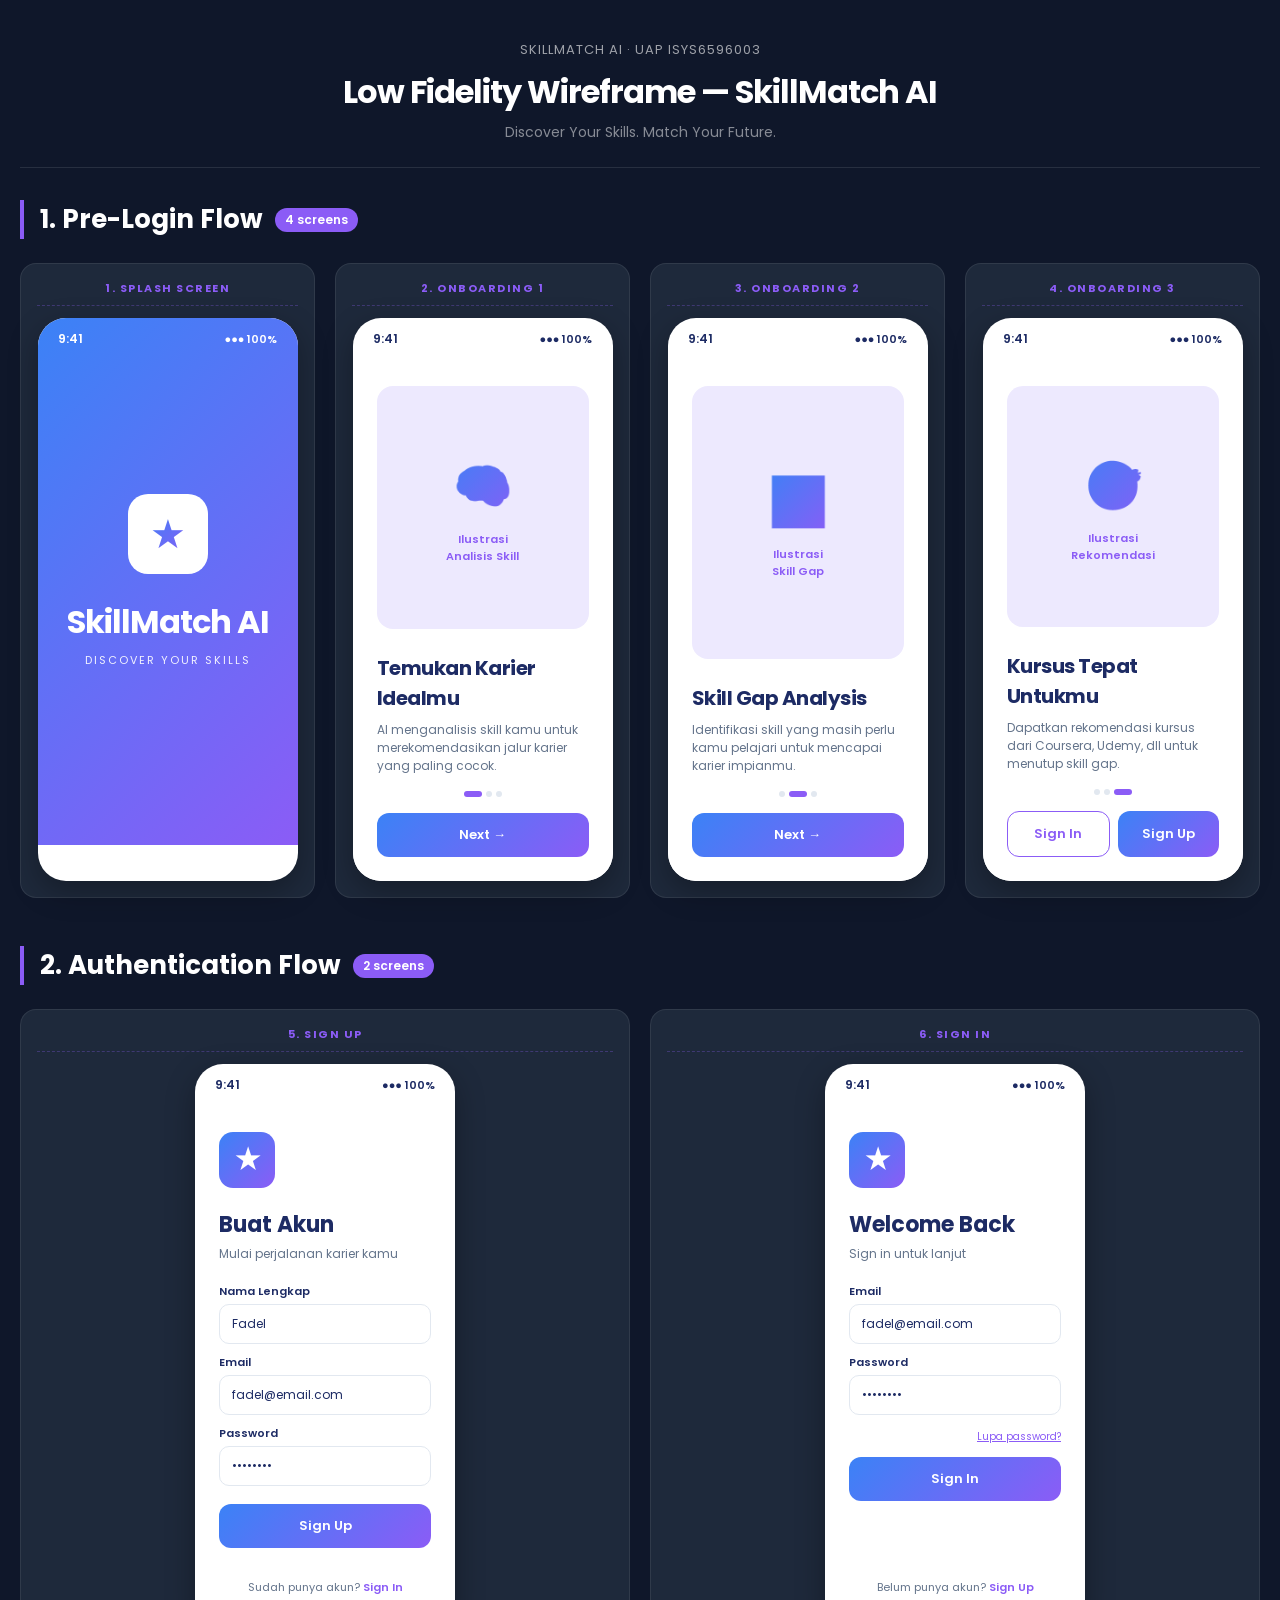
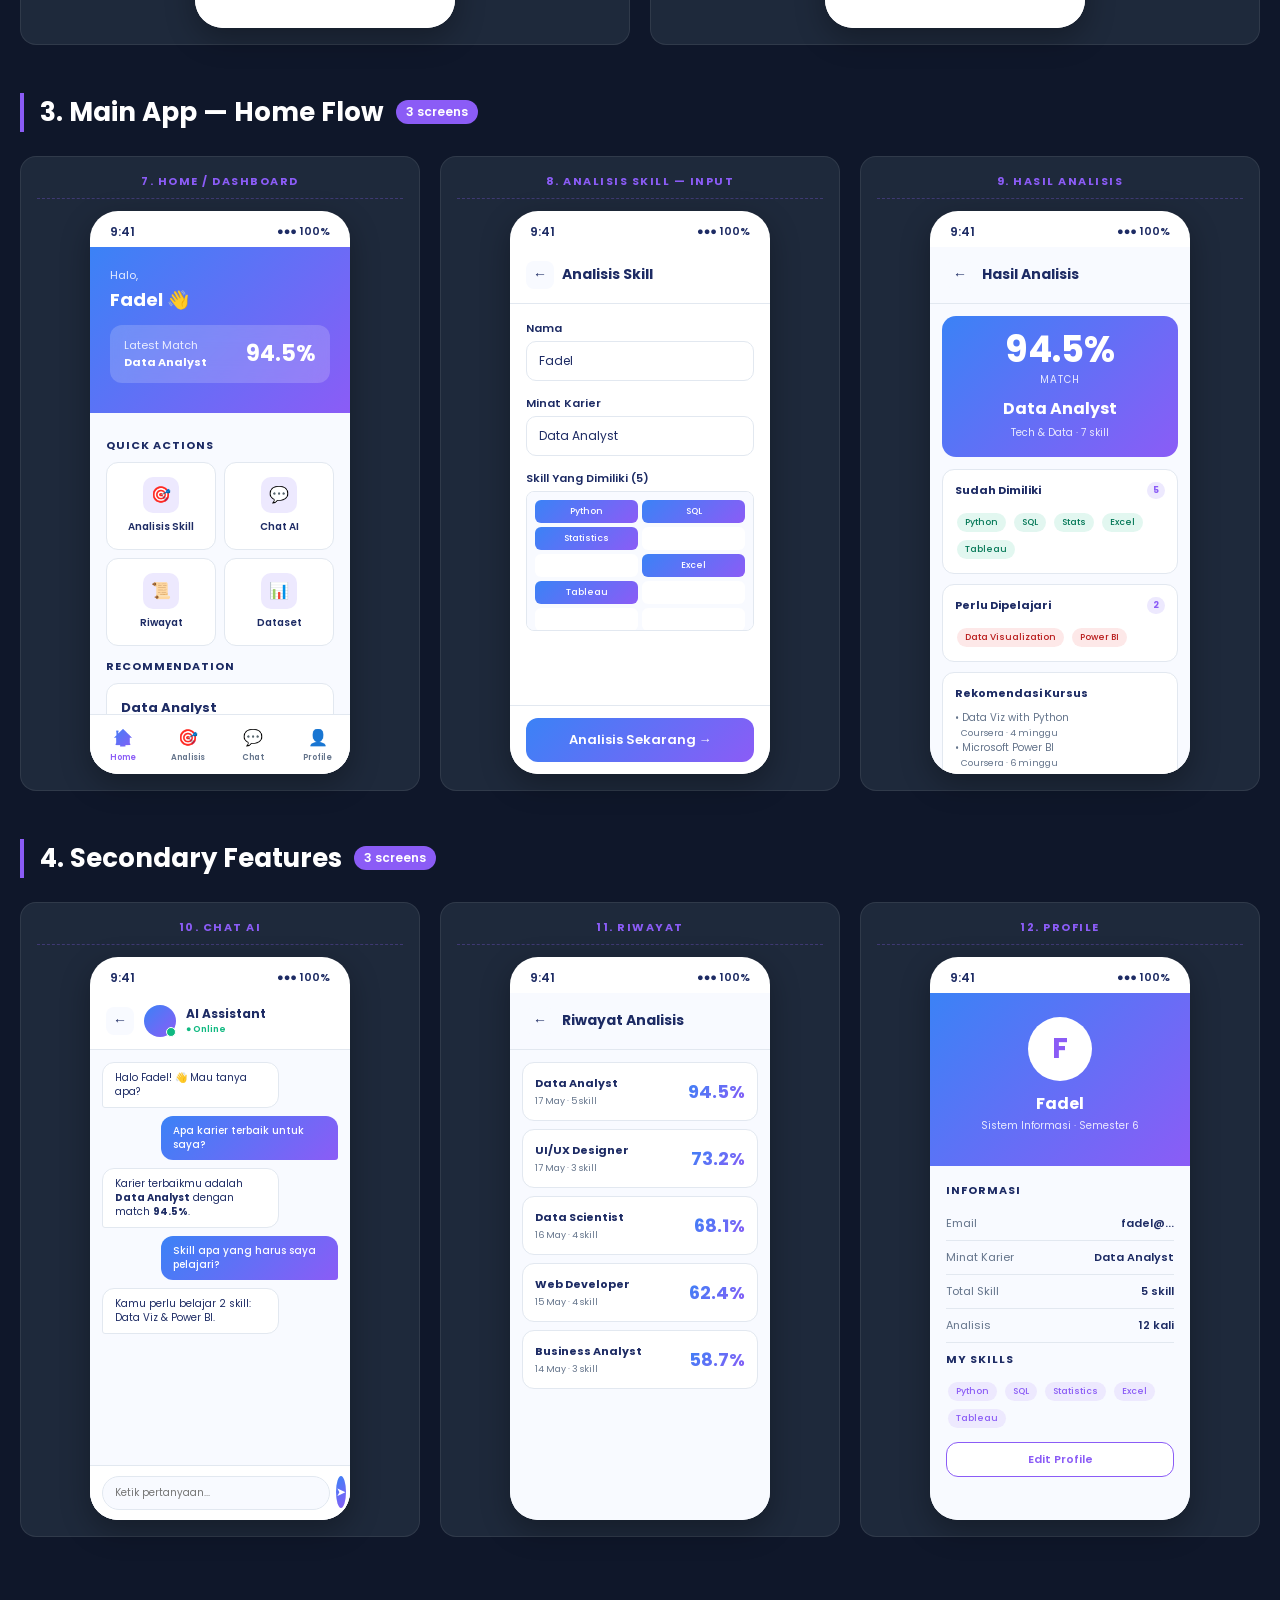
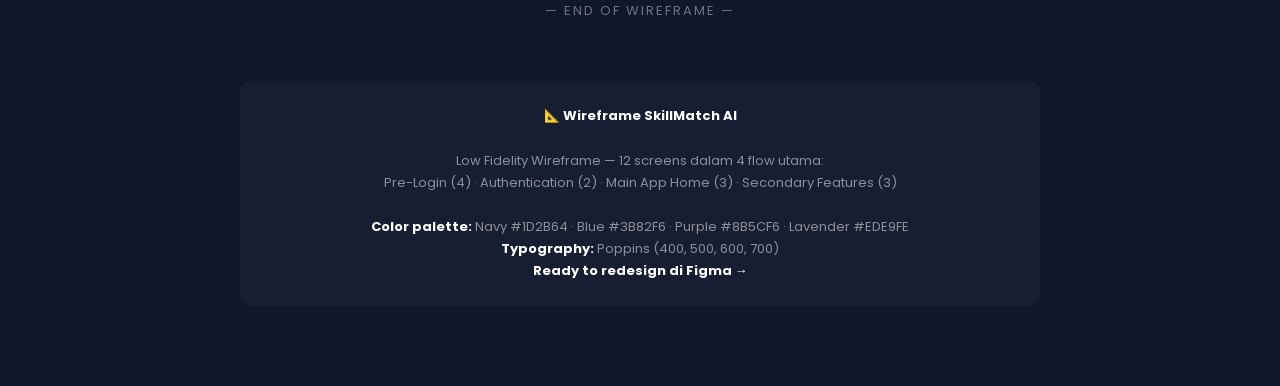
<file: wireframe_mobile.html>
<!DOCTYPE html>
<html lang="id">
<head>
<meta charset="UTF-8">
<title>SkillMatch AI - Mobile Wireframe</title>
<link href="https://fonts.googleapis.com/css2?family=Poppins:wght@400;500;600;700;800&display=swap" rel="stylesheet">
<style>
:root {
  --navy: #1D2B64;
  --blue: #3B82F6;
  --indigo: #6366F1;
  --purple: #8B5CF6;
  --lavender: #EDE9FE;
  --bg-page: #0F172A;
  --bg-soft: #F8FAFF;
  --paper: #FFFFFF;
  --ink: #1D2B64;
  --muted: #64748B;
  --line: #E2E8F0;
  --success: #10B981;
  --danger: #EF4444;
  --gradient: linear-gradient(135deg, #3B82F6 0%, #8B5CF6 100%);
}
* { box-sizing: border-box; margin: 0; padding: 0; font-family: 'Poppins', sans-serif; }
body {
  background: var(--bg-page);
  color: white;
  padding: 40px 20px 80px;
  min-height: 100vh;
}

/* HEADER */
.header {
  max-width: 1400px;
  margin: 0 auto 32px;
  text-align: center;
  padding-bottom: 24px;
  border-bottom: 1px solid rgba(255,255,255,0.1);
}
.header .meta {
  font-size: 13px;
  color: rgba(255,255,255,0.6);
  letter-spacing: 1px;
  margin-bottom: 8px;
}
.header h1 {
  font-size: 32px;
  font-weight: 700;
  letter-spacing: -1px;
  margin-bottom: 6px;
}
.header .subtitle { font-size: 14px; color: rgba(255,255,255,0.5); }

/* FLOW SECTION */
.flow {
  max-width: 1400px;
  margin: 0 auto 48px;
}
.flow-header {
  display: flex; align-items: center; gap: 12px;
  padding-left: 16px; border-left: 4px solid var(--purple);
  margin-bottom: 24px;
}
.flow-header h2 { font-size: 26px; font-weight: 700; }
.flow-header .count {
  background: var(--purple); color: white;
  padding: 3px 10px; border-radius: 100px;
  font-size: 12px; font-weight: 600;
}

/* SCREEN GRID */
.screens {
  display: grid;
  grid-template-columns: repeat(auto-fit, minmax(280px, 1fr));
  gap: 20px;
}

/* SCREEN CARD */
.screen-card {
  background: #1E293B;
  border-radius: 16px;
  padding: 16px;
  border: 1px solid rgba(255,255,255,0.08);
}
.screen-label {
  font-size: 11px;
  font-weight: 700;
  letter-spacing: 1.5px;
  color: var(--purple);
  text-align: center;
  margin-bottom: 12px;
  padding-bottom: 8px;
  border-bottom: 1px dashed rgba(139, 92, 246, 0.3);
}

/* PHONE FRAME */
.phone {
  width: 100%;
  max-width: 260px;
  margin: 0 auto;
  background: white;
  border-radius: 28px;
  overflow: hidden;
  position: relative;
  aspect-ratio: 9 / 19.5;
  box-shadow: 0 10px 30px rgba(0,0,0,0.3);
}
.phone-status {
  display: flex; justify-content: space-between; align-items: center;
  padding: 12px 20px 6px;
  font-size: 12px; font-weight: 600;
  color: var(--ink);
}
.phone-status .icons { display: flex; gap: 4px; font-size: 11px; }

/* PHONE CONTENT */
.phone-body {
  height: calc(100% - 36px);
  overflow: hidden;
  position: relative;
}

/* =================== SCREEN DESIGNS =================== */

/* 1. SPLASH */
.splash {
  height: 100%;
  background: var(--gradient);
  display: flex; flex-direction: column;
  align-items: center; justify-content: center;
  padding: 40px 24px;
  color: white;
  text-align: center;
}
.splash-logo {
  width: 80px; height: 80px;
  background: white;
  border-radius: 20px;
  display: flex; align-items: center; justify-content: center;
  margin-bottom: 24px;
  position: relative;
}
.splash-logo::before {
  content: '★';
  font-size: 40px;
  background: var(--gradient);
  -webkit-background-clip: text; background-clip: text;
  -webkit-text-fill-color: transparent;
}
.splash h1 { font-size: 32px; font-weight: 700; margin-bottom: 6px; letter-spacing: -1px; }
.splash .tag { font-size: 11px; letter-spacing: 2px; opacity: 0.9; }

/* 2-3. ONBOARDING */
.onboard {
  height: 100%;
  display: flex; flex-direction: column;
  padding: 32px 24px 24px;
  background: white;
}
.onboard-img {
  flex: 1;
  background: var(--lavender);
  border-radius: 16px;
  display: flex; align-items: center; justify-content: center;
  margin-bottom: 24px;
}
.onboard-img-text {
  text-align: center;
  font-size: 11px;
  color: var(--purple);
  font-weight: 600;
}
.onboard-img-text .icon-big {
  display: block;
  font-size: 48px;
  margin-bottom: 8px;
  background: var(--gradient);
  -webkit-background-clip: text; background-clip: text;
  -webkit-text-fill-color: transparent;
}
.onboard h2 {
  font-size: 20px; font-weight: 700;
  color: var(--ink); margin-bottom: 8px; letter-spacing: -0.5px;
}
.onboard p { font-size: 12px; color: var(--muted); line-height: 1.5; margin-bottom: 16px; }
.dots { display: flex; gap: 4px; justify-content: center; margin-bottom: 16px; }
.dot { width: 6px; height: 6px; border-radius: 50%; background: var(--line); }
.dot.active { width: 18px; background: var(--purple); border-radius: 100px; }
.btn {
  width: 100%;
  padding: 12px;
  border: none;
  border-radius: 12px;
  font-family: inherit;
  font-size: 13px;
  font-weight: 600;
  cursor: pointer;
}
.btn-primary { background: var(--gradient); color: white; }
.btn-outline { background: white; color: var(--purple); border: 1.5px solid var(--purple); }
.btn-ghost { background: transparent; color: var(--muted); }
.btn-row { display: flex; gap: 8px; }

/* 4. LOGIN / SIGN UP */
.auth {
  height: 100%;
  padding: 32px 24px;
  background: white;
  display: flex; flex-direction: column;
}
.auth-logo {
  width: 56px; height: 56px;
  background: var(--gradient);
  border-radius: 14px;
  display: flex; align-items: center; justify-content: center;
  color: white; font-size: 28px; font-weight: 700;
  margin-bottom: 20px;
}
.auth h2 { font-size: 22px; font-weight: 700; color: var(--ink); margin-bottom: 4px; }
.auth p { font-size: 12px; color: var(--muted); margin-bottom: 20px; }
.input-field {
  width: 100%;
  padding: 10px 12px;
  border: 1.5px solid var(--line);
  border-radius: 10px;
  font-size: 12px;
  font-family: inherit;
  margin-bottom: 10px;
  color: var(--ink);
}
.input-label {
  font-size: 11px; font-weight: 600;
  color: var(--ink); margin-bottom: 4px;
  display: block;
}
.auth-footer {
  margin-top: auto; text-align: center;
  font-size: 11px; color: var(--muted);
}
.auth-footer a { color: var(--purple); font-weight: 600; text-decoration: none; }

/* HOME / DASHBOARD */
.dashboard {
  height: 100%;
  background: var(--bg-soft);
  display: flex; flex-direction: column;
  overflow: hidden;
}
.dash-top {
  background: var(--gradient);
  padding: 20px 20px 30px;
  color: white;
}
.dash-greet { font-size: 11px; opacity: 0.85; margin-bottom: 2px; }
.dash-name { font-size: 18px; font-weight: 700; margin-bottom: 12px; }
.dash-stat-box {
  background: rgba(255,255,255,0.18);
  border-radius: 12px; padding: 12px 14px;
  display: flex; justify-content: space-between; align-items: center;
  font-size: 11px;
  backdrop-filter: blur(10px);
}
.dash-stat-box .big { font-size: 22px; font-weight: 700; }
.dash-content {
  flex: 1;
  padding: 16px;
  overflow-y: auto;
}
.dash-card {
  background: white; border-radius: 12px;
  padding: 14px; margin-bottom: 10px;
  border: 1px solid var(--line);
}
.dash-card h3 { font-size: 13px; font-weight: 700; color: var(--ink); margin-bottom: 4px; }
.dash-card p { font-size: 10px; color: var(--muted); margin-bottom: 8px; }
.quick-actions {
  display: grid; grid-template-columns: 1fr 1fr; gap: 8px;
  margin-bottom: 12px;
}
.action-tile {
  background: white;
  border-radius: 12px;
  padding: 14px 10px;
  text-align: center;
  border: 1px solid var(--line);
}
.action-tile .ico {
  width: 36px; height: 36px;
  background: var(--lavender);
  border-radius: 10px;
  display: flex; align-items: center; justify-content: center;
  margin: 0 auto 6px;
  font-size: 16px;
}
.action-tile .name { font-size: 10px; font-weight: 600; color: var(--ink); }
.section-title-mini {
  font-size: 11px; font-weight: 700; color: var(--ink);
  text-transform: uppercase; letter-spacing: 1px;
  margin: 8px 0 8px;
}

/* INPUT FORM (ANALISIS) */
.form-page {
  height: 100%;
  background: white;
  display: flex; flex-direction: column;
  overflow: hidden;
}
.top-bar {
  display: flex; align-items: center; gap: 8px;
  padding: 14px 16px;
  border-bottom: 1px solid var(--line);
}
.back-btn {
  width: 28px; height: 28px;
  background: var(--bg-soft);
  border-radius: 8px;
  display: flex; align-items: center; justify-content: center;
  font-size: 14px; color: var(--ink);
}
.top-bar h3 { font-size: 14px; font-weight: 700; color: var(--ink); }
.form-content {
  flex: 1;
  padding: 16px;
  overflow-y: auto;
}
.field-group { margin-bottom: 14px; }
.field-label-sm {
  font-size: 11px; font-weight: 600;
  color: var(--ink); display: block; margin-bottom: 4px;
}
.skill-grid-mini {
  display: grid; grid-template-columns: 1fr 1fr; gap: 4px;
  max-height: 140px;
  overflow-y: auto;
  padding: 8px;
  border: 1px solid var(--line);
  border-radius: 8px;
  background: var(--bg-soft);
}
.skill-mini {
  font-size: 9px;
  padding: 5px 8px;
  border-radius: 6px;
  background: white;
  text-align: center;
  font-weight: 500;
}
.skill-mini.on { background: var(--gradient); color: white; }
.bottom-btn {
  padding: 12px 16px;
  border-top: 1px solid var(--line);
}

/* RESULT PAGE */
.result-page {
  height: 100%;
  background: var(--bg-soft);
  display: flex; flex-direction: column;
  overflow: hidden;
}
.result-content {
  flex: 1; padding: 12px; overflow-y: auto;
}
.match-hero {
  background: var(--gradient);
  border-radius: 14px;
  padding: 16px;
  color: white;
  margin-bottom: 12px;
  text-align: center;
}
.match-hero .num { font-size: 36px; font-weight: 700; line-height: 1; }
.match-hero .label { font-size: 10px; opacity: 0.85; text-transform: uppercase; letter-spacing: 1px; margin: 4px 0 8px; }
.match-hero h3 { font-size: 16px; font-weight: 700; }
.match-hero p { font-size: 10px; opacity: 0.85; margin-top: 4px; }

.gap-mini {
  background: white;
  border-radius: 12px;
  padding: 12px;
  margin-bottom: 10px;
  border: 1px solid var(--line);
}
.gap-mini h4 {
  font-size: 11px; font-weight: 700; color: var(--ink);
  margin-bottom: 8px; display: flex; justify-content: space-between;
}
.gap-mini h4 .badge-sm {
  background: var(--lavender); color: var(--purple);
  padding: 2px 6px; border-radius: 100px; font-size: 9px;
}
.chip-mini {
  display: inline-block;
  padding: 3px 8px;
  border-radius: 100px;
  font-size: 9px;
  font-weight: 500;
  margin: 2px;
}
.chip-have { background: rgba(16, 185, 129, 0.12); color: #047857; }
.chip-miss { background: rgba(239, 68, 68, 0.12); color: #B91C1C; }

/* CHAT PAGE */
.chat-page {
  height: 100%;
  background: var(--bg-soft);
  display: flex; flex-direction: column;
}
.chat-header-mini {
  background: white;
  padding: 12px 16px;
  border-bottom: 1px solid var(--line);
  display: flex; align-items: center; gap: 10px;
}
.chat-avatar-mini {
  width: 32px; height: 32px;
  background: var(--gradient);
  border-radius: 50%;
  position: relative;
}
.chat-avatar-mini::after {
  content: ''; position: absolute; bottom: 0; right: 0;
  width: 8px; height: 8px;
  background: var(--success); border-radius: 50%;
  border: 1.5px solid white;
}
.chat-header-mini .info h4 { font-size: 12px; font-weight: 700; color: var(--ink); }
.chat-header-mini .info .stat-online { font-size: 9px; color: var(--success); font-weight: 600; }
.chat-msgs {
  flex: 1;
  padding: 12px;
  overflow-y: auto;
  display: flex; flex-direction: column; gap: 8px;
}
.msg-bubble {
  max-width: 75%;
  padding: 8px 12px;
  border-radius: 12px;
  font-size: 10px;
  line-height: 1.4;
}
.msg-ai { background: white; border: 1px solid var(--line); align-self: flex-start; border-bottom-left-radius: 3px; color: var(--ink); }
.msg-user { background: var(--gradient); color: white; align-self: flex-end; border-bottom-right-radius: 3px; font-weight: 500; }
.chat-input-mini {
  padding: 10px 12px;
  background: white;
  border-top: 1px solid var(--line);
  display: flex; gap: 6px;
}
.chat-input-mini .input-x {
  flex: 1;
  padding: 8px 12px;
  border: 1px solid var(--line);
  border-radius: 100px;
  font-size: 10px;
  background: var(--bg-soft);
}
.chat-input-mini .send {
  width: 32px; height: 32px;
  background: var(--gradient);
  border-radius: 50%;
  color: white; font-size: 12px;
  display: flex; align-items: center; justify-content: center;
}

/* HISTORY PAGE */
.history-page {
  height: 100%;
  background: var(--bg-soft);
  display: flex; flex-direction: column;
}
.history-content {
  flex: 1; padding: 12px; overflow-y: auto;
}
.history-card {
  background: white;
  border-radius: 12px;
  padding: 12px;
  margin-bottom: 8px;
  border: 1px solid var(--line);
  display: flex; justify-content: space-between; align-items: center;
}
.history-card .info h5 { font-size: 11px; font-weight: 700; color: var(--ink); margin-bottom: 3px; }
.history-card .info .meta { font-size: 9px; color: var(--muted); }
.history-card .score {
  font-size: 18px; font-weight: 700;
  background: var(--gradient);
  -webkit-background-clip: text; background-clip: text;
  -webkit-text-fill-color: transparent;
}

/* PROFILE PAGE */
.profile-page {
  height: 100%;
  background: var(--bg-soft);
  overflow-y: auto;
}
.profile-hero {
  background: var(--gradient);
  padding: 24px 16px 32px;
  text-align: center;
  color: white;
  position: relative;
}
.profile-avatar-big {
  width: 64px; height: 64px;
  background: white;
  border-radius: 50%;
  margin: 0 auto 10px;
  display: flex; align-items: center; justify-content: center;
  font-size: 28px; font-weight: 700;
  color: var(--purple);
}
.profile-hero h3 { font-size: 16px; font-weight: 700; }
.profile-hero .sub { font-size: 10px; opacity: 0.85; margin-top: 2px; }
.profile-body { padding: 16px; }
.info-row {
  display: flex; justify-content: space-between;
  padding: 8px 0;
  border-bottom: 1px solid var(--line);
  font-size: 11px;
}
.info-row .k { color: var(--muted); }
.info-row .v { color: var(--ink); font-weight: 600; }

/* BOTTOM NAV */
.bottom-nav {
  display: flex;
  background: white;
  border-top: 1px solid var(--line);
  padding: 6px 0;
}
.nav-item {
  flex: 1;
  display: flex; flex-direction: column;
  align-items: center; justify-content: center;
  gap: 2px;
  padding: 4px;
  font-size: 8px; font-weight: 600;
  color: var(--muted);
}
.nav-item.active { color: var(--purple); }
.nav-item .ico { font-size: 16px; }
.nav-item.active .ico {
  background: var(--gradient);
  -webkit-background-clip: text; background-clip: text;
  -webkit-text-fill-color: transparent;
}

/* SECTION DIVIDERS */
.divider {
  max-width: 1400px;
  margin: 64px auto 0;
  text-align: center;
  font-size: 13px;
  color: rgba(255,255,255,0.4);
  letter-spacing: 2px;
  text-transform: uppercase;
}

.footer-note {
  max-width: 800px;
  margin: 60px auto 0;
  text-align: center;
  color: rgba(255,255,255,0.5);
  font-size: 13px;
  line-height: 1.7;
  padding: 24px;
  background: rgba(255,255,255,0.03);
  border-radius: 12px;
}
.footer-note strong { color: white; }
</style>
</head>
<body>

<div class="header">
  <div class="meta">SKILLMATCH AI · UAP ISYS6596003</div>
  <h1>Low Fidelity Wireframe — SkillMatch AI</h1>
  <div class="subtitle">Discover Your Skills. Match Your Future.</div>
</div>

<!-- ============================================================ -->
<!-- FLOW 1: ONBOARDING -->
<!-- ============================================================ -->
<div class="flow">
  <div class="flow-header">
    <h2>1. Pre-Login Flow</h2>
    <span class="count">4 screens</span>
  </div>
  <div class="screens">

    <!-- SPLASH SCREEN -->
    <div class="screen-card">
      <div class="screen-label">1. SPLASH SCREEN</div>
      <div class="phone">
        <div class="phone-status" style="color: white; background: transparent; position: absolute; top: 0; left: 0; right: 0; z-index: 2;">
          <span>9:41</span>
          <span class="icons">●●● 100%</span>
        </div>
        <div class="phone-body">
          <div class="splash">
            <div class="splash-logo"></div>
            <h1>SkillMatch <span style="color: white;">AI</span></h1>
            <div class="tag">DISCOVER YOUR SKILLS</div>
          </div>
        </div>
      </div>
    </div>

    <!-- ONBOARDING 1 -->
    <div class="screen-card">
      <div class="screen-label">2. ONBOARDING 1</div>
      <div class="phone">
        <div class="phone-status">
          <span>9:41</span>
          <span class="icons">●●● 100%</span>
        </div>
        <div class="phone-body">
          <div class="onboard">
            <div class="onboard-img">
              <div class="onboard-img-text">
                <span class="icon-big">🧠</span>
                Ilustrasi<br>Analisis Skill
              </div>
            </div>
            <h2>Temukan Karier Idealmu</h2>
            <p>AI menganalisis skill kamu untuk merekomendasikan jalur karier yang paling cocok.</p>
            <div class="dots"><span class="dot active"></span><span class="dot"></span><span class="dot"></span></div>
            <button class="btn btn-primary">Next →</button>
          </div>
        </div>
      </div>
    </div>

    <!-- ONBOARDING 2 -->
    <div class="screen-card">
      <div class="screen-label">3. ONBOARDING 2</div>
      <div class="phone">
        <div class="phone-status">
          <span>9:41</span>
          <span class="icons">●●● 100%</span>
        </div>
        <div class="phone-body">
          <div class="onboard">
            <div class="onboard-img">
              <div class="onboard-img-text">
                <span class="icon-big">📊</span>
                Ilustrasi<br>Skill Gap
              </div>
            </div>
            <h2>Skill Gap Analysis</h2>
            <p>Identifikasi skill yang masih perlu kamu pelajari untuk mencapai karier impianmu.</p>
            <div class="dots"><span class="dot"></span><span class="dot active"></span><span class="dot"></span></div>
            <button class="btn btn-primary">Next →</button>
          </div>
        </div>
      </div>
    </div>

    <!-- ONBOARDING 3 / GET STARTED -->
    <div class="screen-card">
      <div class="screen-label">4. ONBOARDING 3</div>
      <div class="phone">
        <div class="phone-status">
          <span>9:41</span>
          <span class="icons">●●● 100%</span>
        </div>
        <div class="phone-body">
          <div class="onboard">
            <div class="onboard-img">
              <div class="onboard-img-text">
                <span class="icon-big">🎯</span>
                Ilustrasi<br>Rekomendasi
              </div>
            </div>
            <h2>Kursus Tepat Untukmu</h2>
            <p>Dapatkan rekomendasi kursus dari Coursera, Udemy, dll untuk menutup skill gap.</p>
            <div class="dots"><span class="dot"></span><span class="dot"></span><span class="dot active"></span></div>
            <div class="btn-row">
              <button class="btn btn-outline" style="flex: 1;">Sign In</button>
              <button class="btn btn-primary" style="flex: 1;">Sign Up</button>
            </div>
          </div>
        </div>
      </div>
    </div>

  </div>
</div>

<!-- ============================================================ -->
<!-- FLOW 2: AUTH -->
<!-- ============================================================ -->
<div class="flow">
  <div class="flow-header">
    <h2>2. Authentication Flow</h2>
    <span class="count">2 screens</span>
  </div>
  <div class="screens">

    <!-- SIGN UP -->
    <div class="screen-card">
      <div class="screen-label">5. SIGN UP</div>
      <div class="phone">
        <div class="phone-status">
          <span>9:41</span>
          <span class="icons">●●● 100%</span>
        </div>
        <div class="phone-body">
          <div class="auth">
            <div class="auth-logo">★</div>
            <h2>Buat Akun</h2>
            <p>Mulai perjalanan karier kamu</p>

            <label class="input-label">Nama Lengkap</label>
            <input class="input-field" placeholder="Fadel" value="Fadel">

            <label class="input-label">Email</label>
            <input class="input-field" placeholder="fadel@email.com" value="fadel@email.com">

            <label class="input-label">Password</label>
            <input class="input-field" type="password" value="••••••••">

            <button class="btn btn-primary" style="margin-top: 8px;">Sign Up</button>

            <div class="auth-footer">Sudah punya akun? <a href="#">Sign In</a></div>
          </div>
        </div>
      </div>
    </div>

    <!-- SIGN IN -->
    <div class="screen-card">
      <div class="screen-label">6. SIGN IN</div>
      <div class="phone">
        <div class="phone-status">
          <span>9:41</span>
          <span class="icons">●●● 100%</span>
        </div>
        <div class="phone-body">
          <div class="auth">
            <div class="auth-logo">★</div>
            <h2>Welcome Back</h2>
            <p>Sign in untuk lanjut</p>

            <label class="input-label">Email</label>
            <input class="input-field" value="fadel@email.com">

            <label class="input-label">Password</label>
            <input class="input-field" type="password" value="••••••••">

            <a href="#" style="font-size: 10px; color: var(--purple); text-align: right; display: block; margin: 4px 0 12px;">Lupa password?</a>

            <button class="btn btn-primary">Sign In</button>

            <div class="auth-footer">Belum punya akun? <a href="#">Sign Up</a></div>
          </div>
        </div>
      </div>
    </div>

  </div>
</div>

<!-- ============================================================ -->
<!-- FLOW 3: MAIN APP - HOME -->
<!-- ============================================================ -->
<div class="flow">
  <div class="flow-header">
    <h2>3. Main App — Home Flow</h2>
    <span class="count">3 screens</span>
  </div>
  <div class="screens">

    <!-- HOME / DASHBOARD -->
    <div class="screen-card">
      <div class="screen-label">7. HOME / DASHBOARD</div>
      <div class="phone">
        <div class="phone-status">
          <span>9:41</span>
          <span class="icons">●●● 100%</span>
        </div>
        <div class="phone-body">
          <div class="dashboard">
            <div class="dash-top">
              <div class="dash-greet">Halo,</div>
              <div class="dash-name">Fadel 👋</div>
              <div class="dash-stat-box">
                <div>
                  <div style="opacity: 0.85;">Latest Match</div>
                  <div style="font-weight: 700;">Data Analyst</div>
                </div>
                <div class="big">94.5%</div>
              </div>
            </div>
            <div class="dash-content">
              <div class="section-title-mini">Quick Actions</div>
              <div class="quick-actions">
                <div class="action-tile">
                  <div class="ico">🎯</div>
                  <div class="name">Analisis Skill</div>
                </div>
                <div class="action-tile">
                  <div class="ico">💬</div>
                  <div class="name">Chat AI</div>
                </div>
                <div class="action-tile">
                  <div class="ico">📜</div>
                  <div class="name">Riwayat</div>
                </div>
                <div class="action-tile">
                  <div class="ico">📊</div>
                  <div class="name">Dataset</div>
                </div>
              </div>

              <div class="section-title-mini">Recommendation</div>
              <div class="dash-card">
                <h3>Data Analyst</h3>
                <p>Skill gap kamu tinggal 2 lagi!</p>
                <div>
                  <span class="chip-mini chip-miss">Data Viz</span>
                  <span class="chip-mini chip-miss">Power BI</span>
                </div>
              </div>
            </div>
            <div class="bottom-nav">
              <div class="nav-item active"><span class="ico">🏠</span>Home</div>
              <div class="nav-item"><span class="ico">🎯</span>Analisis</div>
              <div class="nav-item"><span class="ico">💬</span>Chat</div>
              <div class="nav-item"><span class="ico">👤</span>Profile</div>
            </div>
          </div>
        </div>
      </div>
    </div>

    <!-- INPUT FORM -->
    <div class="screen-card">
      <div class="screen-label">8. ANALISIS SKILL — INPUT</div>
      <div class="phone">
        <div class="phone-status">
          <span>9:41</span>
          <span class="icons">●●● 100%</span>
        </div>
        <div class="phone-body">
          <div class="form-page">
            <div class="top-bar">
              <div class="back-btn">←</div>
              <h3>Analisis Skill</h3>
            </div>
            <div class="form-content">
              <div class="field-group">
                <label class="field-label-sm">Nama</label>
                <input class="input-field" value="Fadel" style="margin: 0;">
              </div>
              <div class="field-group">
                <label class="field-label-sm">Minat Karier</label>
                <input class="input-field" value="Data Analyst" style="margin: 0;">
              </div>
              <div class="field-group">
                <label class="field-label-sm">Skill Yang Dimiliki (5)</label>
                <div class="skill-grid-mini">
                  <span class="skill-mini on">Python</span>
                  <span class="skill-mini on">SQL</span>
                  <span class="skill-mini on">Statistics</span>
                  <span class="skill-mini">ML</span>
                  <span class="skill-mini">Data Viz</span>
                  <span class="skill-mini on">Excel</span>
                  <span class="skill-mini on">Tableau</span>
                  <span class="skill-mini">Power BI</span>
                  <span class="skill-mini">R Prog</span>
                  <span class="skill-mini">DL</span>
                </div>
              </div>
            </div>
            <div class="bottom-btn">
              <button class="btn btn-primary">Analisis Sekarang →</button>
            </div>
          </div>
        </div>
      </div>
    </div>

    <!-- RESULT -->
    <div class="screen-card">
      <div class="screen-label">9. HASIL ANALISIS</div>
      <div class="phone">
        <div class="phone-status">
          <span>9:41</span>
          <span class="icons">●●● 100%</span>
        </div>
        <div class="phone-body">
          <div class="result-page">
            <div class="top-bar">
              <div class="back-btn">←</div>
              <h3>Hasil Analisis</h3>
            </div>
            <div class="result-content">
              <div class="match-hero">
                <div class="num">94.5%</div>
                <div class="label">Match</div>
                <h3>Data Analyst</h3>
                <p>Tech & Data · 7 skill</p>
              </div>

              <div class="gap-mini">
                <h4>Sudah Dimiliki <span class="badge-sm">5</span></h4>
                <div>
                  <span class="chip-mini chip-have">Python</span>
                  <span class="chip-mini chip-have">SQL</span>
                  <span class="chip-mini chip-have">Stats</span>
                  <span class="chip-mini chip-have">Excel</span>
                  <span class="chip-mini chip-have">Tableau</span>
                </div>
              </div>

              <div class="gap-mini">
                <h4>Perlu Dipelajari <span class="badge-sm">2</span></h4>
                <div>
                  <span class="chip-mini chip-miss">Data Visualization</span>
                  <span class="chip-mini chip-miss">Power BI</span>
                </div>
              </div>

              <div class="gap-mini">
                <h4>Rekomendasi Kursus</h4>
                <div style="font-size: 10px; color: var(--muted); line-height: 1.5;">
                  • Data Viz with Python<br>
                  &nbsp;&nbsp;<span style="font-size: 9px;">Coursera · 4 minggu</span><br>
                  • Microsoft Power BI<br>
                  &nbsp;&nbsp;<span style="font-size: 9px;">Coursera · 6 minggu</span>
                </div>
              </div>
            </div>
          </div>
        </div>
      </div>
    </div>

  </div>
</div>

<!-- ============================================================ -->
<!-- FLOW 4: SECONDARY FEATURES -->
<!-- ============================================================ -->
<div class="flow">
  <div class="flow-header">
    <h2>4. Secondary Features</h2>
    <span class="count">3 screens</span>
  </div>
  <div class="screens">

    <!-- CHAT AI -->
    <div class="screen-card">
      <div class="screen-label">10. CHAT AI</div>
      <div class="phone">
        <div class="phone-status">
          <span>9:41</span>
          <span class="icons">●●● 100%</span>
        </div>
        <div class="phone-body">
          <div class="chat-page">
            <div class="chat-header-mini">
              <div class="back-btn">←</div>
              <div class="chat-avatar-mini"></div>
              <div class="info">
                <h4>AI Assistant</h4>
                <div class="stat-online">● Online</div>
              </div>
            </div>
            <div class="chat-msgs">
              <div class="msg-bubble msg-ai">Halo Fadel! 👋 Mau tanya apa?</div>
              <div class="msg-bubble msg-user">Apa karier terbaik untuk saya?</div>
              <div class="msg-bubble msg-ai">Karier terbaikmu adalah <b>Data Analyst</b> dengan match <b>94.5%</b>.</div>
              <div class="msg-bubble msg-user">Skill apa yang harus saya pelajari?</div>
              <div class="msg-bubble msg-ai">Kamu perlu belajar 2 skill: Data Viz & Power BI.</div>
            </div>
            <div class="chat-input-mini">
              <input class="input-x" placeholder="Ketik pertanyaan...">
              <div class="send">➤</div>
            </div>
          </div>
        </div>
      </div>
    </div>

    <!-- HISTORY -->
    <div class="screen-card">
      <div class="screen-label">11. RIWAYAT</div>
      <div class="phone">
        <div class="phone-status">
          <span>9:41</span>
          <span class="icons">●●● 100%</span>
        </div>
        <div class="phone-body">
          <div class="history-page">
            <div class="top-bar">
              <div class="back-btn">←</div>
              <h3>Riwayat Analisis</h3>
            </div>
            <div class="history-content">
              <div class="history-card">
                <div class="info">
                  <h5>Data Analyst</h5>
                  <div class="meta">17 May · 5 skill</div>
                </div>
                <div class="score">94.5%</div>
              </div>
              <div class="history-card">
                <div class="info">
                  <h5>UI/UX Designer</h5>
                  <div class="meta">17 May · 3 skill</div>
                </div>
                <div class="score">73.2%</div>
              </div>
              <div class="history-card">
                <div class="info">
                  <h5>Data Scientist</h5>
                  <div class="meta">16 May · 4 skill</div>
                </div>
                <div class="score">68.1%</div>
              </div>
              <div class="history-card">
                <div class="info">
                  <h5>Web Developer</h5>
                  <div class="meta">15 May · 4 skill</div>
                </div>
                <div class="score">62.4%</div>
              </div>
              <div class="history-card">
                <div class="info">
                  <h5>Business Analyst</h5>
                  <div class="meta">14 May · 3 skill</div>
                </div>
                <div class="score">58.7%</div>
              </div>
            </div>
          </div>
        </div>
      </div>
    </div>

    <!-- PROFILE -->
    <div class="screen-card">
      <div class="screen-label">12. PROFILE</div>
      <div class="phone">
        <div class="phone-status">
          <span>9:41</span>
          <span class="icons">●●● 100%</span>
        </div>
        <div class="phone-body">
          <div class="profile-page">
            <div class="profile-hero">
              <div class="profile-avatar-big">F</div>
              <h3>Fadel</h3>
              <div class="sub">Sistem Informasi · Semester 6</div>
            </div>
            <div class="profile-body">
              <div class="section-title-mini" style="margin-top: 0;">Informasi</div>
              <div class="info-row"><span class="k">Email</span><span class="v">fadel@...</span></div>
              <div class="info-row"><span class="k">Minat Karier</span><span class="v">Data Analyst</span></div>
              <div class="info-row"><span class="k">Total Skill</span><span class="v">5 skill</span></div>
              <div class="info-row"><span class="k">Analisis</span><span class="v">12 kali</span></div>

              <div class="section-title-mini">My Skills</div>
              <div style="margin-bottom: 12px;">
                <span class="chip-mini" style="background: var(--lavender); color: var(--purple);">Python</span>
                <span class="chip-mini" style="background: var(--lavender); color: var(--purple);">SQL</span>
                <span class="chip-mini" style="background: var(--lavender); color: var(--purple);">Statistics</span>
                <span class="chip-mini" style="background: var(--lavender); color: var(--purple);">Excel</span>
                <span class="chip-mini" style="background: var(--lavender); color: var(--purple);">Tableau</span>
              </div>

              <button class="btn btn-outline" style="font-size: 11px; padding: 8px;">Edit Profile</button>
            </div>
          </div>
        </div>
      </div>
    </div>

  </div>
</div>

<div class="divider">— End of Wireframe —</div>

<div class="footer-note">
  <strong>📐 Wireframe SkillMatch AI</strong><br><br>
  Low Fidelity Wireframe — 12 screens dalam 4 flow utama:<br>
  Pre-Login (4) · Authentication (2) · Main App Home (3) · Secondary Features (3)<br><br>
  <strong>Color palette:</strong> Navy #1D2B64 · Blue #3B82F6 · Purple #8B5CF6 · Lavender #EDE9FE<br>
  <strong>Typography:</strong> Poppins (400, 500, 600, 700)<br>
  <strong>Ready to redesign di Figma →</strong>
</div>

</body>
</html>
</file>
